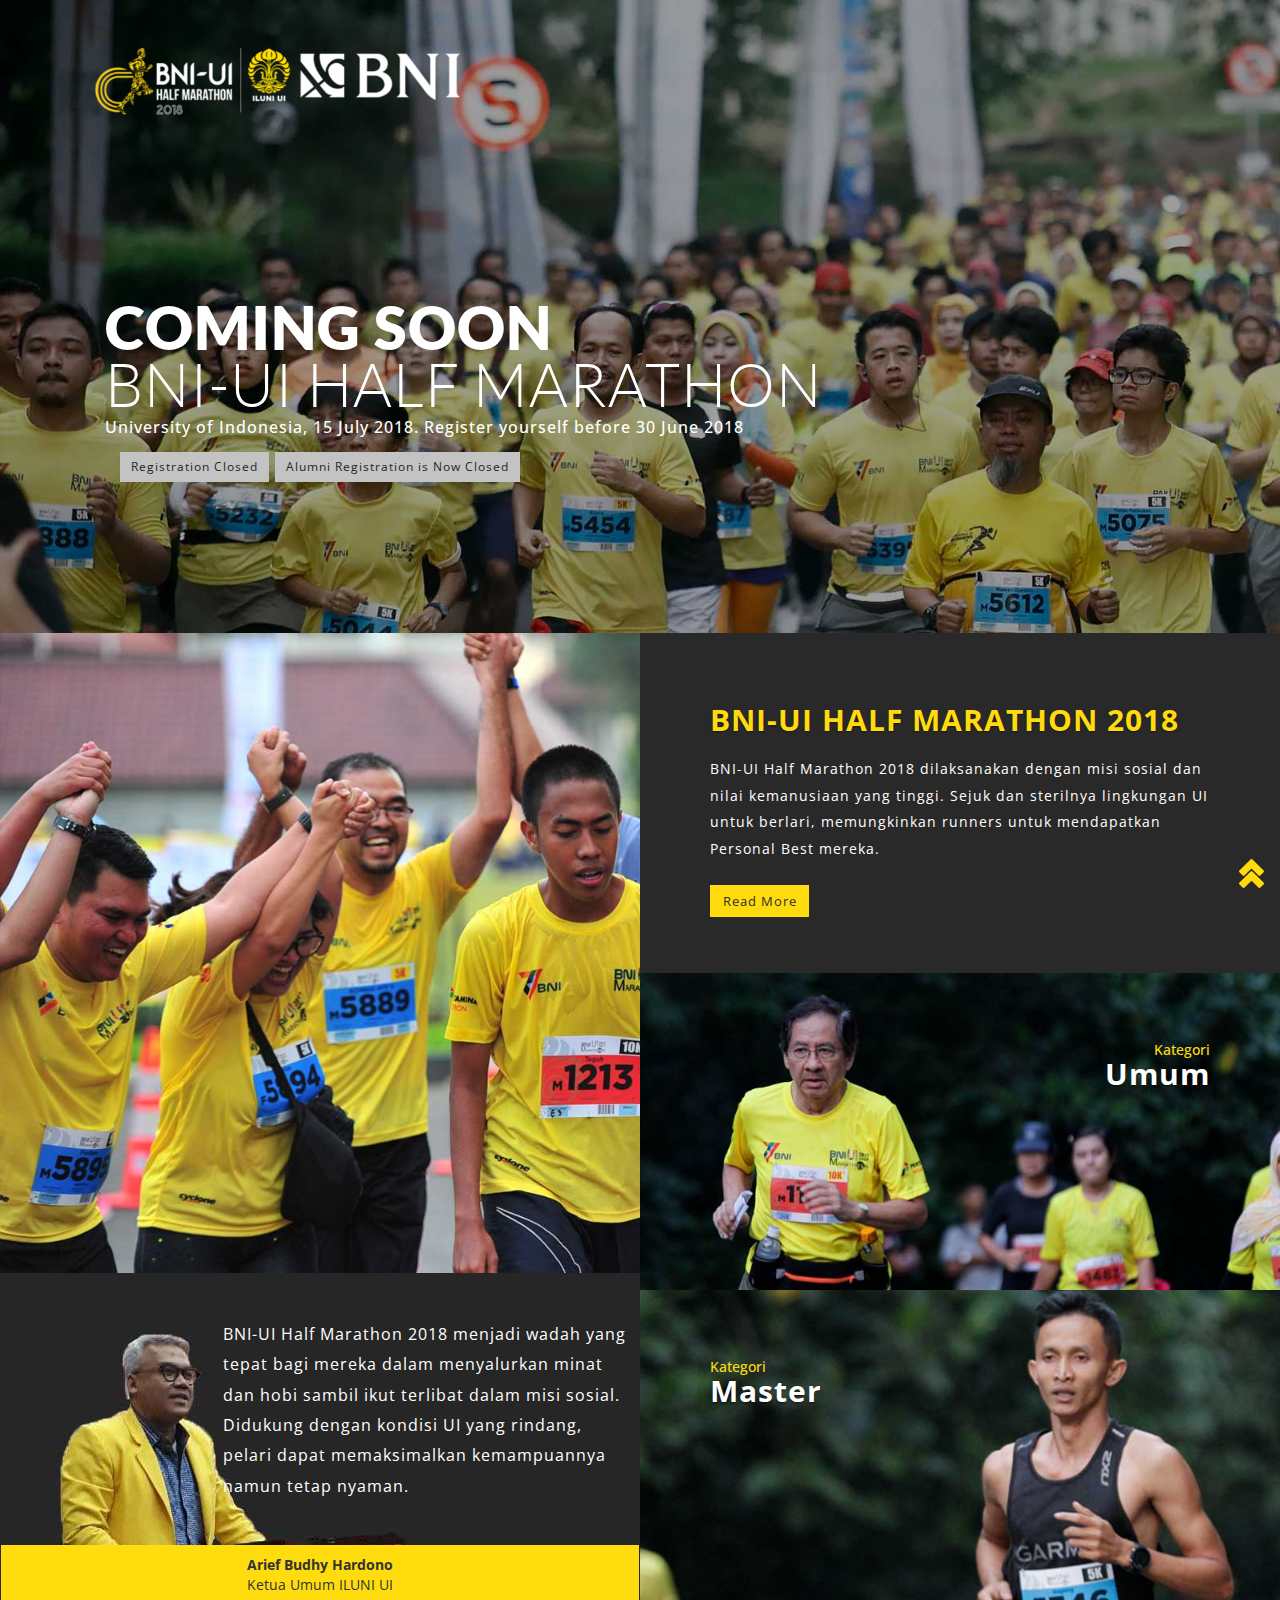
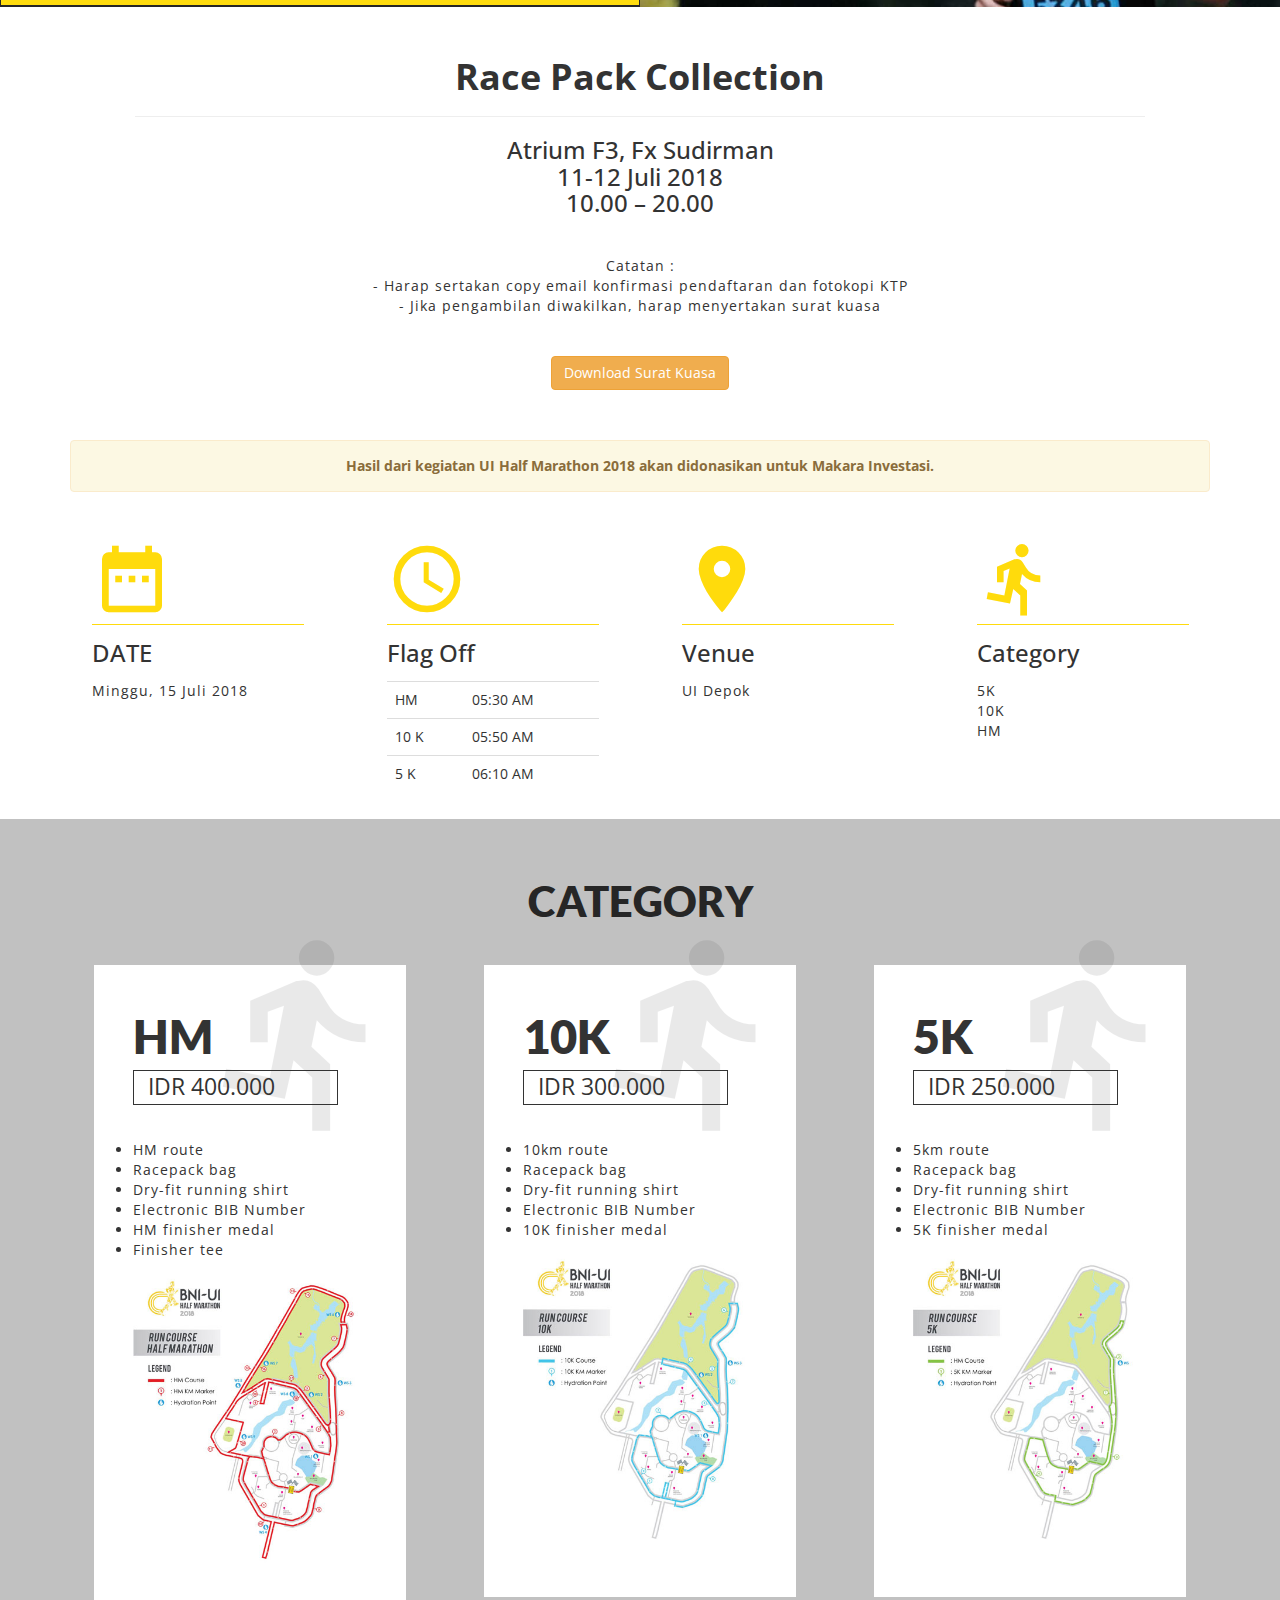
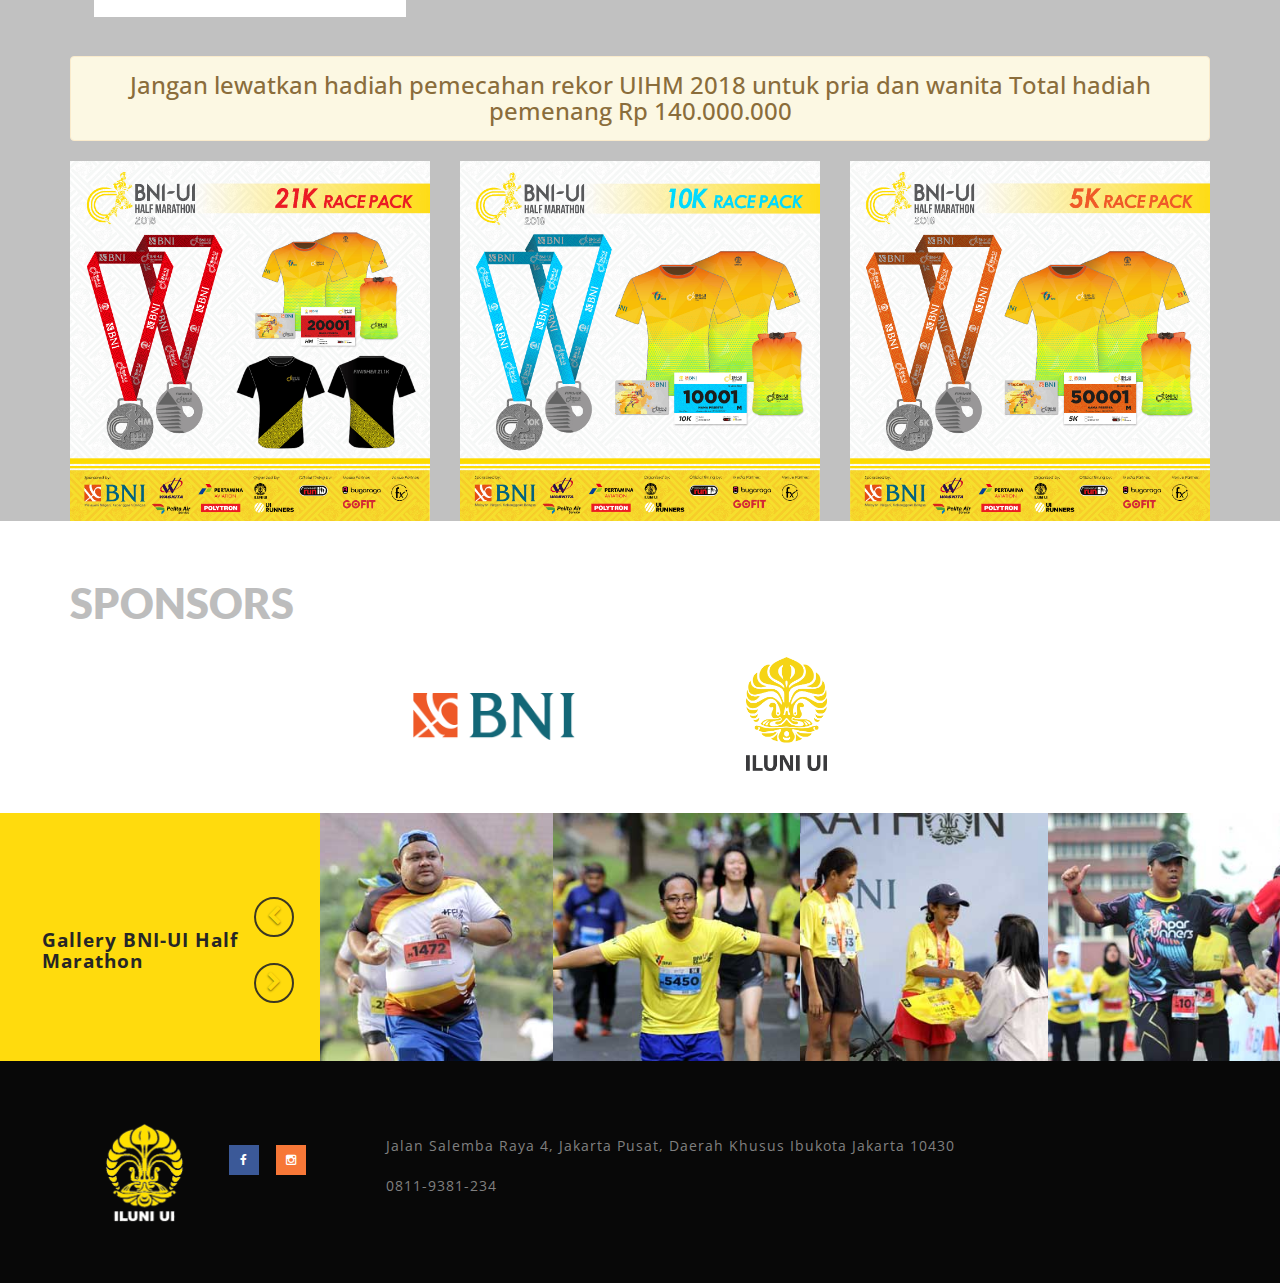
<file: index.html>
<!DOCTYPE html>
<html lang="id">

<head>
	<!-- Global site tag (gtag.js) - Google Analytics -->
<script async src="https://www.googletagmanager.com/gtag/js?id=UA-116345507-1"></script>
<script>
  window.dataLayer = window.dataLayer || [];
  function gtag(){dataLayer.push(arguments);}
  gtag('js', new Date());

  gtag('config', 'UA-116345507-1');
</script>

	<title>BNI UI Half Marathon 2018</title>
	<!-- custom-theme -->
	<meta name="viewport" content="width=device-width, initial-scale=1">
	<meta http-equiv="Content-Type" content="text/html; charset=utf-8" />
	<meta name="keywords" content="Alumni Universitas Indonesia akan mengadakan event lari yang mengandung misi sosial untuk penggalangan dana abadi pendidikan di Universitas Indonesia melalui BNI-UI Half MARATHON 2018. Untuk itu kami mengajak keterlibatan anda dalam sebuah event lomba lari yang akan memberikan nilai-nilai kemanusiaan yang tinggi." />
	<meta property="og:url"                content="http://iluni.ui.ac.id/uihm2018/" />
	<meta property="og:type"               content="article" />
	<meta property="og:title"              content="BNI-UI Half Marathon 2018" />
	<meta property="og:description"        content="Alumni Universitas Indonesia akan mengadakan event lari yang mengandung misi sosial untuk penggalangan dana abadi pendidikan di Universitas Indonesia melalui BNI-UI Half MARATHON 2018. Untuk itu kami mengajak keterlibatan anda dalam sebuah event lomba lari yang akan memberikan nilai-nilai kemanusiaan yang tinggi." />
	<meta property="og:image"              content="http://iluni.ui.ac.id/uihm2018/images/uhim.jpg" />
	<meta name="Title" content="BNI BNI-UI Half Marathon 2018">
	<meta name="Keywords" content="half marathon, Runner, Alumni UI, BNI-UI HM, UIHM">
	<meta name="Description" content=" BNI-UI HM 2018 Coming Soon BNI-UI Half MARATHON Universitas Indonesia, 15 Juli 2018 | Start registration 25 maret 18 BNI-UI Half MARATHON 2018 BNI-UI Half Marathon 2018 ...">
	<meta name="Subject" content="BNI-UI Half Marathon 2018">
	<meta name="Language" content="Indonesia">
	<meta name="Robots" content="INDEX,FOLLOW">




	<script type="application/x-javascript">
		addEventListener("load", function () {
			setTimeout(hideURLbar, 0);
		}, false);

		function hideURLbar() {
			window.scrollTo(0, 1);
		}
	</script>
	<!-- //custom-theme -->
	<link href="css/bootstrap.css" rel="stylesheet" type="text/css" media="all" />
	<!-- <link rel="stylesheet" href="css/shop.css" type="text/css" media="screen" property="" /> -->
	<link href="css/style7.css" rel="stylesheet" type="text/css" media="all" />
	<link href="css/style.css" rel="stylesheet" type="text/css" media="all" />
	<!-- font-awesome-icons -->
	<link href="css/font-awesome.css" rel="stylesheet">
	<!-- //font-awesome-icons -->
	<link href="//fonts.googleapis.com/css?family=Montserrat:100i,200,200i,300,300i,400,400i,500,500i,600,600i,700,700i,800"
	    rel="stylesheet">
	<link href="//fonts.googleapis.com/css?family=Open+Sans:300,300i,400,400i,600,600i,700,700i,800" rel="stylesheet">
</head>

<body>
	<!-- banner -->
	<div class="banner_top" id="home">
		<div class="wrapper_top_w3layouts">

			<div class="header_agileits">
				<div class="logo">
					<h1><a class="" href="index.html">
						<img class="img img-responsive" src="images/logo-white.png" alt="" style="width:65%">
					</a></h1>
				</div>
				<div class="overlay overlay-contentpush">
					<button type="button" class="overlay-close"><i class="fa fa-times" aria-hidden="true"></i></button>

					<nav>
						<ul>
							<li><a href="index.html" class="active">Home</a></li>
							<li><a href="about.html">About</a></li>
							<!-- <li><a href="404.html">Team</a></li>
							<li><a href="shop.html">Shop Now</a></li>
							<li><a href="contact.html">Contact</a></li> -->
						</ul>
					</nav>
				</div>
				<!-- <div class="mobile-nav-button">
					<button id="trigger-overlay" type="button"><i class="fa fa-bars" aria-hidden="true"></i></button>
				</div> -->
				<!-- cart details -->
				<div class="top_nav_right">

				</div>
				<!-- //cart details -->
				<!-- search -->
				<div class="search_w3ls_agileinfo">
					<div class="cd-main-header">
						<!-- <ul class="cd-header-buttons">
							<li><a class="cd-search-trigger" href="#cd-search"> <span></span></a></li>
						</ul> -->
					</div>
					<div id="cd-search" class="cd-search">
						<form action="#" method="post">
							<input name="Search" type="search" placeholder="Click enter after typing...">
						</form>
					</div>
				</div>
				<!-- //search -->

				<div class="clearfix"></div>
			</div>
			<!-- /slider -->
			<div class="slider">
				<div class="callbacks_container">
					<ul class="rslides callbacks callbacks1" id="slider4">

						<li>
							<div class="banner-top2">
								<div class="banner-info-wthree">
									<!-- <h3>Coming Soon</h3> -->
									<!-- <p>The Best Half Marathon Inside Campus in Indonesia</p> -->
									<div class="caption" id="caption">
        							<div class="row">

          						<h1 class="mean_cap" id="demo">Coming Soon</h1>
											<!-- <p id="demo"></p> -->
          						<h2 class="sub_cap">BNI-UI HALF MARATHON</h2>
											<h4 id="tempat-banner">University of Indonesia, 15 July 2018. Register yourself before 30 June 2018 </h4>
          						<!-- <a href="#" class="btn_details"><span>More Details</span> <img src="img/btn_arrow.png" alt="" class="arrow"></a> -->
											<!-- <a href="https://registrasi.run.id/event/1207iluni_uihalfmarathon2108" class="btn btn-lg" target="_blank" style="margin-top:15px; margin-top: 15px; background: #f4d218; border-radius: 0; color: #262626;">Register Now</a> -->
										</div>
										<div class="button-registrasi-area">
                      <a href="#" id="publicreg" class="btn btn-sm btn-lg

                      registrasi-student">Registration Closed</a>
											<a href="#" id="alumnistudentreg" class="btn btn-sm  registrasi-student"  style="">Alumni Registration is Now Closed</a>
										</div>

      						</div>

								</div>

							</div>
						</li>
						<!-- <li>
							<div class="banner-top3">
								<div class="banner-info-wthree">
									<h3>Heels</h3>
									<p>For All Walks of Life.</p>

								</div>

							</div>
						</li>
						<li>
							<div class="banner-top">
								<div class="banner-info-wthree">
									<h3>Sneakers</h3>
									<p>See how good they feel.</p>

								</div>

							</div>
						</li> -->
						<!-- <li>
							<div class="banner-top1">
								<div class="banner-info-wthree">
									<h3>Adidas</h3>
									<p>For All Walks of Life.</p>

								</div>

							</div>
						</li> -->
					</ul>
				</div>
				<div class="clearfix"> </div>
			</div>
			<!-- //slider -->
			<!-- <ul class="top_icons">
				<li><a href="#"><span class="fa fa-facebook" aria-hidden="true"></span></a></li>
				<li><a href="#"><span class="fa fa-twitter" aria-hidden="true"></span></a></li>
				<li><a href="#"><span class="fa fa-linkedin" aria-hidden="true"></span></a></li>
				<li><a href="#"><span class="fa fa-google-plus" aria-hidden="true"></span></a></li>

			</ul> -->
		</div>
	</div>
	<!-- //banner -->
	<!-- /girds_bottom-->
	<div class="grids_bottom">
		<div class="style-grids">
			<div class="col-md-6 style-grid style-grid-1">
				<img src="images/b1.jpg" alt="shoe">
			</div>
		</div>
		<div class="col-md-6 style-grid style-grid-2">
			<div class="style-image-1_info">
				<div class="style-grid-2-text_info">
					<h3>BNI-UI HALF MARATHON 2018</h3>
					<p>BNI-UI Half Marathon 2018 dilaksanakan dengan misi sosial dan nilai kemanusiaan yang tinggi. Sejuk dan sterilnya lingkungan UI untuk berlari, memungkinkan runners untuk mendapatkan Personal Best mereka.</p>
					<div class="shop-button">
						<a href="about.html">Read More</a>
					</div>
				</div>
			</div>
			<div class="style-image-2" id="alumni-atas">
				<img src="images/b2.jpg" alt="shoe">
				<div class="style-grid-2-text">
					<h5 style="color:#ffdb0d;text-align: right;">Kategori</h5>
					<h3 style="text-align: right;">Umum</h3>
				</div>
			</div>
		</div>
		<div class="clearfix" style="background:#262626"></div>
	</div>
	<!-- </div> -->
	<!-- //grids_bottom-->
	<!-- /girds_bottom2-->
	<div class="grids_sec_2" style="background: #262626">
		<div class="style-grids_main">
			<div class="col-md-6 grids_sec_2_left">
				<div class="grid_sec_info" id="bg-quote">
					<div class="style-grid-2-text_info">
						<div class="bg-quotenya">

						</div>
						<p id="quote-ketua-iluni">
							BNI-UI Half Marathon 2018 menjadi wadah yang tepat bagi mereka dalam
							menyalurkan minat dan hobi sambil ikut terlibat dalam misi sosial.
							Didukung dengan kondisi UI yang rindang, pelari dapat memaksimalkan
							kemampuannya namun tetap nyaman.</p>

							<div class="" id="keterangan-orang">
								<span style=""><b>Arief Budhy Hardono</b><br></span>
								<span style="">Ketua Umum ILUNI UI</span>
							</div>


						<!-- <h3>Tempat dan Tanggal</h3>
						<h4 style="color:wheat"><span class="glyphicon glyphicon-map-marker"></span> Kampus Universitas Indonesia, Depok</h4>
						<p><span class="glyphicon glyphicon-calendar"></span> 15 Juli 2018 <br><span class="glyphicon glyphicon-time"></span> 05.00 – 11.00 </p> -->
						<!-- <div class="shop-button">
							<a href="shop.html">Shop Now</a>
						</div> -->
					</div>
				</div>
				<!-- <div class="style-image-2" id="harga">
					<img src="images/b4.jpg" alt="shoe">
					<div class="style-grid-2-text" style="background: #262626;opacity: 0.8;">
						<h3 style="font-size:30pt">Registrasi <p>Online</p></h3>


						<ul style="color: white; font-size: 19pt;list-style: none;">
							<li>5 K 	– Rp 250,000</li>
							<li>10 K	- Rp 300,000</li>
							<li>21 K	- Rp 400,000</li>
						</ul>
					</div>
				</div> -->
			</div>
			<div class="col-md-6 grids_sec_2_left">
				<div class="style-image-2" id="alumni-bawah" >
					<img src="images/b2.jpg" alt="shoe">
					<div class="style-grid-2-text">
						<h5 style="color:#ffdb0d;text-align: right;">Kategori</h5>
						<h3 style="text-align: right;">Umum</h3>
					</div>
				</div>
				<div class="style-image-2">
					<img src="images/b3.jpg" alt="shoe">
					<div class="style-grid-2-text">
						<h5 style="color:#ffdb0d">Kategori</h5>
						<h3>Master</h3>
					</div>
				</div>
				<!-- <div class="grid_sec_info last" style="padding: 40px;">
					<div class="style-grid-2-text_info">
						<h3 style="color: #262626">Pemenang</h3>
						<p style="color: #262626;font-size: 13pt;line-height: 20pt;">
							<b>Individu	:</b> <br>
							Juara I, II, III <br>
		  				Finish dengan waktu terbaik
							<br>
							<b>Alumni :</b><br>
							Rata-rata waktu terbaik
		  				Kostum terunik
						</p>
					</div>
				</div> -->
			</div>
			<div class="clearfix"></div>
		</div>
	</div>

  <div class="container">
    <div class="row justify-content-center" style="margin:50px">
      <div class="col-md-12 text-center">
        <h1><b>Race Pack Collection</b></h1>
        <hr>
        <h3>Atrium F3, Fx Sudirman
          <br>11-12 Juli 2018
          <br>10.00 – 20.00
        </h3>
        <br><br>
        <p>Catatan : <br>
          -	Harap sertakan copy email konfirmasi pendaftaran dan fotokopi KTP <br>
          -	Jika pengambilan diwakilkan, harap menyertakan surat kuasa
        </p> <br><br>
        <a href="http://bit.ly/RPCUIHM2018" target="_blank" class="btn btn-warning">Download Surat Kuasa</a>
      </div>
    </div>

    <div class="row">
      <div class="col-md-12 text-center">
        <div class="alert alert-warning" role="alert">
          <b>Hasil dari kegiatan UI Half Marathon 2018 akan didonasikan untuk Makara Investasi.</b>
        </div>
      </div>
    </div>
  </div>


	<div class="row" style="margin-right: 50px;
    margin-left: 50px;">
		<div class="col-md-3 col-sm-6 col-xs-12">
			<div class="warper-venue" style="margin:10%">
				<div class="icon-logistik">
					<i class="material-icons" style="font-size:60pt">date_range</i>
				</div>
				<div class="judul-logistik">
					<h3>DATE</h3>
				</div>
				<div class="keterangan-logistik">
					<p>Minggu, 15 Juli 2018</p>
				</div>
			</div>
		</div>

		<div class="col-md-3 col-sm-6 col-xs-12">
			<div class="warper-venue" style="margin:10%">
				<div class="icon-logistik">
					<i class="material-icons" style="font-size:60pt">schedule</i>
				</div>
				<div class="judul-logistik">
					<h3>Flag Off</h3>
				</div>
				<div class="keterangan-logistik">
					<table class="table">
						<tbody>
							<tr>
								<td>HM</td>
								<td>05:30 AM</td>
							</tr>
							<tr>
								<td>10 K</td>
								<td>05:50 AM</td>
							</tr>
							<tr>
								<td>5 K</td>
								<td>06:10 AM</td>
							</tr>
						</tbody>
					</table>
				</div>
			</div>
		</div>

		<div class="col-md-3 col-sm-6 col-xs-12">
			<div class="warper-venue" style="margin:10%">
				<div class="icon-logistik">
					<i class="material-icons" style="font-size:60pt">place</i>
				</div>
				<div class="judul-logistik">
					<h3>Venue</h3>
				</div>
				<div class="keterangan-logistik">
					<p>UI Depok</p>
				</div>

			</div>
		</div>

		<div class="col-md-3 col-sm-6 col-xs-12">
			<div class="warper-venue" style="margin:10%">
				<div class="icon-logistik">
					<i class="material-icons" style="font-size:60pt">directions_run</i>
				</div>
				<div class="judul-logistik">
					<h3>Category</h3>
				</div>
				<div class="keterangan-logistik">
					<p>5K <br>10K <br> HM</p>
				</div>
			</div>
		</div>

	</div>

		<div class="row" style="background: #c1c1c1;" >
			<div class="container">
				<div class="row">
					<div class="col-xs-12">
						<div class="Judul">
							<span class="head-title-judul">
								Category
							</span>
						</div>
					</div>
				</div>

				<div class="row">

					<div class="col-sm-4" style="padding:0px">
							<div class="box-registrasi-warper">
								<div class="kategori-lari">
									HM
								</div>
								<div class="box-harga">
									IDR 400.000
								</div>
								<div class="icon-pendaftaran">
									<i class="material-icons" style="font-size:160pt">directions_run</i>
								</div>
								<div class="pack">
									<ul>
										<li>HM route</li>
										<li>Racepack bag</li>
										<li>Dry-fit running shirt</li>
										<li>Electronic BIB Number</li>
										<li>HM finisher medal</li>
										<li>Finisher tee</li>
									</ul>
								</div>
								<div class="">
									<a href="images/21k.jpg" target="_blank">
										<img class="img img-responsive" src="images/21k-small.jpg" alt="">
									</a>
								</div>

								<div class="button-area">
									<!-- <a href="https://registrasi.run.id/event/1207iluni_uihalfmarathon2108" class="btn btn-lg" target="_blank" style="margin-top:15px; margin-top: 15px; background: #f4d218; border-radius: 0; color: #262626;">Register Now</a> -->
								</div>
							</div>
					</div>

					<div class="col-sm-4" style="padding:0px">
							<div class="box-registrasi-warper">
								<div class="kategori-lari">
									10K
								</div>
								<div class="box-harga">
									IDR 300.000
								</div>
								<div class="icon-pendaftaran">
									<i class="material-icons" style="font-size:160pt">directions_run</i>
								</div>
								<div class="pack">
									<ul>
										<li>10km route</li>
										<li>Racepack bag</li>
										<li>Dry-fit running shirt</li>
										<li>Electronic BIB Number</li>
										<li>10K finisher medal</li>
									</ul>
								</div>
								<div class="">
									<a href="images/10k.jpg" target="_blank">
										<img class="img img-responsive" src="images/10k-small.jpg" alt="">
									</a>
								</div>

								<div class="button-area">
									<!-- <a href="https://registrasi.run.id/event/1207iluni_uihalfmarathon2108" class="btn btn-lg" target="_blank" style="margin-top:15px; margin-top: 15px; background: #f4d218; border-radius: 0; color: #262626;">Register Now</a> -->
								</div>
							</div>
					</div>

					<div class="col-sm-4" style="padding:0px">
							<div class="box-registrasi-warper">
								<div class="kategori-lari">
									5K
								</div>
								<div class="box-harga">
									IDR 250.000
								</div>
								<div class="icon-pendaftaran">
									<i class="material-icons" style="font-size:160pt">directions_run</i>
								</div>
								<div class="pack">
									<ul>
										<li>5km route</li>
										<li>Racepack bag</li>
										<li>Dry-fit running shirt</li>
										<li>Electronic BIB Number</li>
										<li>5K finisher medal</li>
									</ul>
								</div>

								<div class="">
									<a href="images/5k.jpg" target="_blank">
										<img class="img img-responsive" src="images/5k-small.jpg" alt="">
									</a>
								</div>
								<div class="button-area">
									<!-- <a href="https://registrasi.run.id/event/1207iluni_uihalfmarathon2108" class="btn btn-lg" target="_blank" style="margin-top:15px; margin-top: 15px; background: #f4d218; border-radius: 0; color: #262626;">Register Now</a> -->
								</div>
							</div>
					</div>

					<!-- <div class="row" style="margin-bottom:80px" id="registration">
						<div class="container text-center">
							<div class="col-md-6">
								<p>Public Regisration ?</p>
								<a href="#" id="" class="btn btn-lg registrasi-umum" target="_blank" style="margin-top:15px; margin-top: 15px; background: #f4d218; border-radius: 0; color: #262626;">Register</a>
							</div>



							<div class="col-md-6">
								<p>Are you Universitas Indonesia alumni or student?</p>
								<a href="#" class="btn btn-lg registrasi-umum" target="_blank" style="margin-top:15px; margin-top: 15px; background: #f4d218; border-radius: 0; color: #262626;">Click Here</a>
							</div>
						</div>
					</div> -->
				</div>
        <div class="row">
          <div class="col-md-12 text-center">
            <div class="alert alert-warning" role="alert">
              <h3>Jangan lewatkan hadiah pemecahan rekor UIHM 2018 untuk pria dan wanita
                Total hadiah pemenang Rp 140.000.000
              </h3>
            </div>
          </div>
        </div>

        <div class="row">
          <div class="col-sm-4">
              <img class="img img-responsive" src="images/racepack/21K-Racepack-uihm.jpg" alt="">
          </div>
          <div class="col-sm-4">
              <img class="img img-responsive" src="images/racepack/10K-Racepack-uihm.jpg" alt="">
          </div>
          <div class="col-sm-4">
              <img class="img img-responsive" src="images/racepack/5K-Racepack-uihm.jpg" alt="">
          </div>
        </div>



			</div>
		</div>
    <div class="container">

    </div>


    <!-- Sponsor -->
    <div class="row" >
			<div class="container">

        <div class="row">
					<div class="col-xs-12">
						<div class="Judul2">
							<span class="head-title-judul" style="color:#bdbdbd">
								Sponsors
							</span>
						</div>
					</div>
				</div>

				<div class="row">
          <div class="col-sm-3">

          </div>
          <div class="col-sm-3">
            <div class="sponsor_image_warper">
              <div class="sponsor" style="margin-top: 36px;">
                  <img class="img img-responsive" src="images/BNI-Logo.png" alt="">
              </div>
            </div>
          </div>
          <div class="col-sm-3">
            <div class="sponsor_image_warper">
              <div class="sponsor">
                <img class="img img-responsive" src="images/logo-iluni-ui.png" style="    width: 50%;
    margin: auto;" alt="">
              </div>
            </div>
          </div>
          <div class="col-sm-3">

          </div>


				</div>




			</div>
		</div>



		<!-- <div class="row">
			<div class="container" style="margin-top:87px;">
				<div class="col-md-6">
					<img class="img img-responsive" src="images/race-finisher-tee-21k.jpg" alt="">
				</div>
				<div class="col-md-6">
					<img class="img img-responsive" src="images/race-finisher-tee.jpg" alt="">
				</div>
			</div>
		</div> -->

		<div class="row">

		</div>






	<!-- //grids_bottom2-->
	<!-- /Properties -->
	<div class="mid_slider_w3lsagile">
		<div class="col-md-3 mid_slider_text">
			<h5 style="color: #262626">Gallery BNI-UI Half Marathon</h5>
		</div>
		<div class="col-md-9 mid_slider_info">
			<div id="myCarousel" class="carousel slide" data-ride="carousel">
				<!-- Indicators -->
				<ol class="carousel-indicators">
					<li data-target="#myCarousel" data-slide-to="0" class="active"></li>
					<li data-target="#myCarousel" data-slide-to="1" class=""></li>
					<li data-target="#myCarousel" data-slide-to="2" class=""></li>
					<li data-target="#myCarousel" data-slide-to="3" class=""></li>
				</ol>
				<div class="carousel-inner" role="listbox">
					<div class="item active">
						<div class="row">
							<div class="col-md-3 col-sm-3 col-xs-3 slidering">
								<div class="thumbnail"><img src="images/g1.jpg" alt="Image" style="max-width:100%;"></div>
							</div>
							<div class="col-md-3 col-sm-3 col-xs-3 slidering">
								<div class="thumbnail"><img src="images/g2.jpg" alt="Image" style="max-width:100%;"></div>
							</div>
							<div class="col-md-3 col-sm-3 col-xs-3 slidering">
								<div class="thumbnail"><img src="images/g4.jpg" alt="Image" style="max-width:100%;"></div>
							</div>
							<div class="col-md-3 col-sm-3 col-xs-3 slidering">
								<div class="thumbnail"><img src="images/g5.jpg" alt="Image" style="max-width:100%;"></div>
							</div>
						</div>
					</div>
					<div class="item">
						<div class="row">
							<div class="col-md-3 col-sm-3 col-xs-3 slidering">
								<div class="thumbnail"><img src="images/g6.jpg" alt="Image" style="max-width:100%;"></div>
							</div>
							<div class="col-md-3 col-sm-3 col-xs-3 slidering">
								<div class="thumbnail"><img src="images/g7.jpg" alt="Image" style="max-width:100%;"></div>
							</div>
							<div class="col-md-3 col-sm-3 col-xs-3 slidering">
								<div class="thumbnail"><img src="images/g8.jpg" alt="Image" style="max-width:100%;"></div>
							</div>
							<div class="col-md-3 col-sm-3 col-xs-3 slidering">
								<div class="thumbnail"><img src="images/g9.jpg" alt="Image" style="max-width:100%;"></div>
							</div>
						</div>
					</div>


				</div>
				<a class="left carousel-control" href="#myCarousel" role="button" data-slide="prev">
			<span class="fa fa-chevron-left" aria-hidden="true"></span>
			<span class="sr-only">Previous</span>
		</a>
				<a class="right carousel-control" href="#myCarousel" role="button" data-slide="next">
			<span class="fa fa-chevron-right" aria-hidden="true"></span>
			<span class="sr-only">Next</span>
		</a>
				<!-- The Modal -->

			</div>
		</div>

		<div class="clearfix"> </div>
	</div>
	<!--//banner -->

	<!-- /newsletter-->
	<!-- <div class="newsletter_w3layouts_agile">
		<div class="col-sm-6 newsleft">
			<h3>Sign up for Newsletter !</h3>
		</div>
		<div class="col-sm-6 newsright">
			<form action="#" method="post">
				<input type="email" placeholder="Enter your email..." name="email" required="">
				<input type="submit" value="Submit">
			</form>
		</div>

		<div class="clearfix"></div>
	</div> -->
	<!-- //newsletter-->
	<!-- footer -->
	<div class="footer_agileinfo_w3">
		<div class="footer_inner_info_w3ls_agileits">
			<div class="col-md-3 footer-left">
				<div class="col-md-6" id="area-logo-bawah">
					<div class="" id="logo-bawah">
						<a href="index.html">
							<img class="img img-responsive" src="images/logo-iluni.png" alt="">
						</a>
					</div>
				</div>
				<div class="col-md-6">
					<ul class="social-nav model-3d-0 footer-social social two">
						<li>
							<a href="https://www.facebook.com/ui.halfmarathon/" target="_blank" class="facebook">
								<div class="front"><i class="fa fa-facebook" aria-hidden="true"></i></div>
								<div class="back"><i class="fa fa-facebook" aria-hidden="true"></i></div>
							</a>
						</li>
						<li>
							<a href="http://instagram.com/ui.halfmarathon" target="_blank" class="instagram">
								<div class="front"><i class="fa fa-instagram" aria-hidden="true"></i></div>
								<div class="back"><i class="fa fa-instagram" aria-hidden="true"></i></div>
							</a>
						</li>
					</ul>
				</div>

			</div>
			<div class="col-md-9 footer-right">
				<div class="sign-grds">

					<p style="padding:19px; color:grey">
						Jalan Salemba Raya 4, Jakarta Pusat, Daerah Khusus Ibukota Jakarta 10430
						<br><br>
						0811-9381-234
					</p>

					<!-- <div class="col-md-4 sign-gd">
						<h4>Web <span>Menu</span> </h4>
						<ul>
							<li><a href="index.html">Home</a></li>
							<li><a href="about.html">About</a></li>
						</ul>
					</div> -->

					<!-- Footer Lama -->
					<!-- <div class="col-md-5 sign-gd-two">
						<h4>Contact <span>Information</span></h4>
						<div class="address">
							<div class="address-grid">
								<div class="address-left">
									<i class="fa fa-phone" aria-hidden="true"></i>
								</div>
								<div class="address-right">
									<p>0811-9381-234</p>
								</div>
								<div class="clearfix"> </div>
							</div>
							<div class="address-grid">
								<div class="address-left">
									<i class="fa fa-envelope" aria-hidden="true"></i>
								</div>
								<div class="address-right">
									<h6>Email Address</h6>
									<p>Email :<a href="mailto:example@email.com"> mail@example.com</a></p>
								</div>
								<div class="clearfix"> </div>
							</div>
							<div class="address-grid">
								<div class="address-left">
									<i class="fa fa-map-marker" aria-hidden="true"></i>
								</div>
								<div class="address-right">
									<h6>Location</h6>
									<p>Broome St, NY 10002,California, USA.

									</p>
								</div>
								<div class="clearfix"> </div>
							</div>
						</div>
					</div> -->


					<!-- <div class="col-md-3 sign-gd flickr-post">
						<h4>Flickr <span>Posts</span></h4>
						<ul>
							<li><a href="single.html"><img src="images/t1.jpg" alt=" " class="img-responsive" /></a></li>
							<li><a href="single.html"><img src="images/t2.jpg" alt=" " class="img-responsive" /></a></li>
							<li><a href="single.html"><img src="images/t3.jpg" alt=" " class="img-responsive" /></a></li>
							<li><a href="single.html"><img src="images/t4.jpg" alt=" " class="img-responsive" /></a></li>
							<li><a href="single.html"><img src="images/t1.jpg" alt=" " class="img-responsive" /></a></li>
							<li><a href="single.html"><img src="images/t2.jpg" alt=" " class="img-responsive" /></a></li>
							<li><a href="single.html"><img src="images/t3.jpg" alt=" " class="img-responsive" /></a></li>
							<li><a href="single.html"><img src="images/t2.jpg" alt=" " class="img-responsive" /></a></li>
							<li><a href="single.html"><img src="images/t4.jpg" alt=" " class="img-responsive" /></a></li>
						</ul>
					</div> -->
					<div class="clearfix"></div>
				</div>
			</div>
			<div class="clearfix"></div>

			<!-- <p class="copy-right-w3ls-agileits"> 2018 Downy Shoes. All rights reserved | Design by <a href="http://w3layouts.com/">W3layouts</a></p> -->
		</div>
	</div>

	<!-- <style media="screen">
        .sticky-daftar{
          display: block;
          position: fixed;
          z-index: 99999;
          right: 0;
          bottom: 0;
					color: #262626;
          left: 0;
          background:#ffdb0d;
          text-align: center;
          margin: 0;
          -moz-border-radius: 0 !important;
          border-radius: 0 !important;
        }
        </style>

        <div class="">
          <div class="">
            <a href="#registration" class="btn btn-warning btn-lg sticky-daftar">Register</a>
          </div>
        </div> -->
	<!-- </div> -->
	<!-- //footer -->
    <a href="#home" id="toTop" class="scroll" style="display: block;"> <span id="toTopHover" style="opacity: 1;"> </span></a>
	<!-- js -->
	<script type="text/javascript" src="js/jquery-2.1.4.min.js"></script>
	<!-- //js -->
	<!-- /nav -->
	<script src="js/modernizr-2.6.2.min.js"></script>
	<script src="js/classie.js"></script>
	<script src="js/demo1.js"></script>
	<!-- //nav -->
	<!-- cart-js -->
	<!-- <script src="js/minicart.js"></script> -->
	<!-- <script>
		shoe.render();

		shoe.cart.on('shoe_checkout', function (evt) {
			var items, len, i;

			if (this.subtotal() > 0) {
				items = this.items();

				for (i = 0, len = items.length; i < len; i++) {}
			}
		});
	</script> -->
	<!-- //cart-js -->
	<!--search-bar-->
	<script src="js/search.js"></script>
	<!--//search-bar-->
	<script src="js/responsiveslides.min.js"></script>
	<script>
		$(function () {
			$("#slider4").responsiveSlides({
				auto: true,
				pager: true,
				nav: true,
				speed: 1000,
				namespace: "callbacks",
				before: function () {
					$('.events').append("<li>before event fired.</li>");
				},
				after: function () {
					$('.events').append("<li>after event fired.</li>");
				}
			});
		});
	</script>
	<!-- js for portfolio lightbox -->
	<!-- start-smoth-scrolling -->
	<script type="text/javascript" src="js/move-top.js"></script>
	<script type="text/javascript" src="js/easing.js"></script>
	<script type="text/javascript">
		jQuery(document).ready(function ($) {
			$(".scroll").click(function (event) {
				event.preventDefault();
				$('html,body').animate({
					scrollTop: $(this.hash).offset().top
				}, 1000);
			});
		});
	</script>
	<!-- //end-smoth-scrolling -->

	<script type="text/javascript" src="js/bootstrap-3.1.1.min.js"></script>

	<!-- Countdown Script -->
	<script>
		// Set the date we're counting down to
		var countDownDate2 = new Date("Mar 25, 2018 06:00:00").getTime();

		// Update the count down every 1 second
		var x2 = setInterval(function() {

  		// Get todays date and time
  		var now2 = new Date().getTime();

  		// Find the distance between now an the count down date
  		var distance2 = countDownDate2 - now2;

  		// Time calculations for days, hours, minutes and seconds
  		var days2 = Math.floor(distance2 / (1000 * 60 * 60 * 24));
  		var hours2 = Math.floor((distance2 % (1000 * 60 * 60 * 24)) / (1000 * 60 * 60));
  		var minutes2 = Math.floor((distance2 % (1000 * 60 * 60)) / (1000 * 60));
  		var seconds2 = Math.floor((distance2 % (1000 * 60)) / 1000);

  		// // Display the result in the element with id="demo"
  		// document.getElementById("demo").innerHTML = days + "d " + hours + "h "
  		// + minutes + "m " + seconds + "s ";

  		// If the count down is finished, write some text
  		if (distance2 < 0) {

				// $('#alumnistudentreg').attr('href','https://goo.gl/forms/y1NnOAnUKdmJrxpt1');
        $('#alumnistudentreg').attr('href','#');

				// $('#publicreg').attr('href',' https://registrasi.run.id/event/iluni1207_PX765_uihalfmarathon2108');
        $('#publicreg').attr('href','#');


  		}else {
				$('.registrasi-umum').on('click', function() {
					event.preventDefault();
					/* Act on the event */
					$(this).html('Open on '+ hours2 + "h " + minutes2 + "m left");
					$(this).css('background-color', 'black');
					$(this).css('color', 'white');

				});
  		}


		}, 1000);
		</script>

		<!-- <script type="text/javascript">
			$(document).ready(function() {
				$('.registrasi-umum').on('click', function() {
					event.preventDefault();
					/* Act on the event */
					$(this).text('Open on 25 March 2018');
					$(this).css('background-color', 'black');
					$(this).css('color', 'white');

				});
			});
		</script> -->

		<script type="text/javascript">
		// Set the date we're counting down to
		var countDownDate = new Date("Jul 15, 2018 05:30:00").getTime();

		// Update the count down every 1 second
		var x = setInterval(function() {

			// Get todays date and time
			var now = new Date().getTime();

			// Find the distance between now an the count down date
			var distance = countDownDate - now;

			// Time calculations for days, hours, minutes and seconds
			var days = Math.floor(distance / (1000 * 60 * 60 * 24));
			var hours = Math.floor((distance % (1000 * 60 * 60 * 24)) / (1000 * 60 * 60));
			var minutes = Math.floor((distance % (1000 * 60 * 60)) / (1000 * 60));
			var seconds = Math.floor((distance % (1000 * 60)) / 1000);

			// Display the result in the element with id="demo"
			document.getElementById("demo").innerHTML = days + "d " + hours + "h "
			+ minutes + "m " + seconds + "s ";

			// If the count down is finished, write some text
			if (distance < 0) {
				clearInterval(x);
				document.getElementById("demo").innerHTML = "RUN YOUR BEST !";


			}
		}, 1000);
		</script>

</body>

</html>
</file>
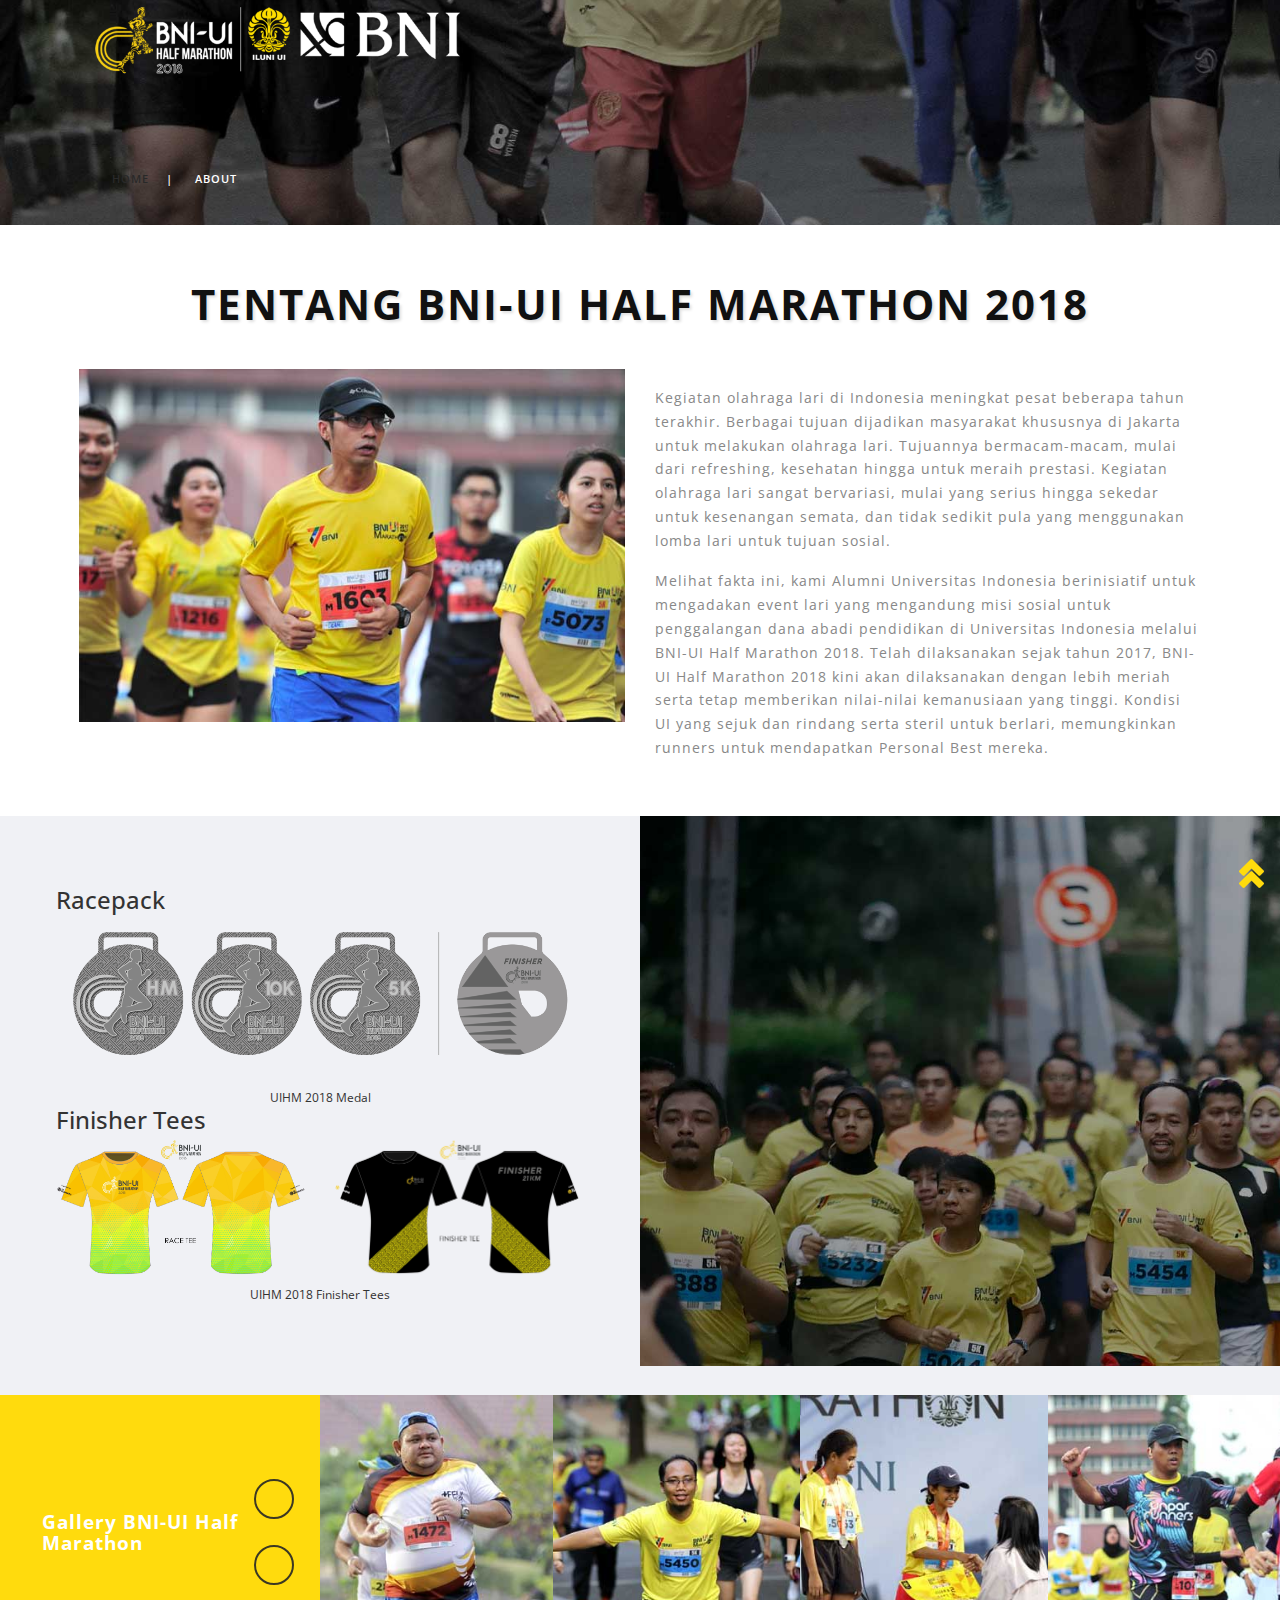
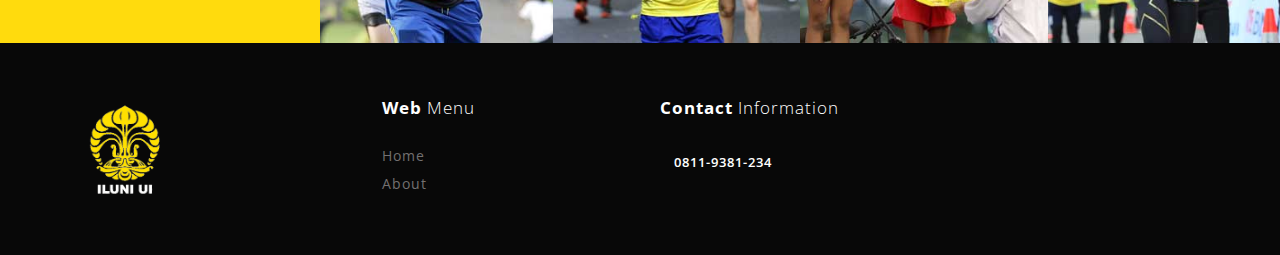
<file: about.html>
<!--
author: W3layouts
author URL: http://w3layouts.com
License: Creative Commons Attribution 3.0 Unported
License URL: http://creativecommons.org/licenses/by/3.0/
-->
<!DOCTYPE html>
<html lang="id">

<head>
	<title>Tentang BNI-UIHM 2018</title>
	<meta name="viewport" content="width=device-width, initial-scale=1">
	<meta http-equiv="Content-Type" content="text/html; charset=utf-8" />
	<meta name="keywords" content="Alumni Universitas Indonesia akan mengadakan event lari yang mengandung misi sosial untuk penggalangan dana abadi pendidikan di Universitas Indonesia melalui BNI-UI HALF MARATHON 2018. Untuk itu kami mengajak keterlibatan anda dalam sebuah event lomba lari yang akan memberikan nilai-nilai kemanusiaan yang tinggi." />
	<meta name="viewport" content="width=device-width, initial-scale=1">
	<meta http-equiv="Content-Type" content="text/html; charset=utf-8" />
	<meta name="keywords" content="Alumni Universitas Indonesia akan mengadakan event lari yang mengandung misi sosial untuk penggalangan dana abadi pendidikan di Universitas Indonesia melalui BNI-UI Half MARATHON 2018. Untuk itu kami mengajak keterlibatan anda dalam sebuah event lomba lari yang akan memberikan nilai-nilai kemanusiaan yang tinggi." />
	<meta property="og:url"                content="http://iluni.ui.ac.id/uihm2018/" />
	<meta property="og:type"               content="article" />
	<meta property="og:title"              content="BNI-UI Half Marathon 2018" />
	<meta property="og:description"        content="Alumni Universitas Indonesia akan mengadakan event lari yang mengandung misi sosial untuk penggalangan dana abadi pendidikan di Universitas Indonesia melalui BNI-UI Half MARATHON 2018. Untuk itu kami mengajak keterlibatan anda dalam sebuah event lomba lari yang akan memberikan nilai-nilai kemanusiaan yang tinggi." />
	<meta property="og:image"              content="/images/BNI-UI HM.jpg" />
	<meta name="Title" content="BNI BNI-UI Half Marathon 2018">
	<meta name="Keywords" content="half marathon, Runner, Alumni UI, BNI-UI HM">
	<meta name="Description" content=" BNI-UI HM 2018 Coming Soon BNI-UI Half MARATHON Universitas Indonesia, 15 Juli 2018 | Start registration 25 maret 18 BNI-UI Half MARATHON 2018 BNI-UI Half Marathon 2018 ...">
	<meta name="Subject" content="BNI-UI Half Marathon 2018">
	<meta name="Language" content="Indonesia">
	<meta name="Robots" content="INDEX,FOLLOW">


	<script type="application/x-javascript">
		addEventListener("load", function () {
			setTimeout(hideURLbar, 0);
		}, false);

		function hideURLbar() {
			window.scrollTo(0, 1);
		}
	</script>
	<!-- //custom-theme -->
	<link href="css/bootstrap.css" rel="stylesheet" type="text/css" media="all" />
	<link rel="stylesheet" href="css/about.css" type="text/css" media="screen" property="" />
	<!-- <link rel="stylesheet" href="css/shop.css" type="text/css" media="screen" property="" /> -->
	<link href="css/style7.css" rel="stylesheet" type="text/css" media="all" />
	<link href="css/style.css" rel="stylesheet" type="text/css" media="all" />
	<!-- font-awesome-icons -->
	<!-- <link href="css/font-awesome.css" rel="stylesheet"> -->
	<!-- //font-awesome-icons -->
	<link href="//fonts.googleapis.com/css?family=Montserrat:100i,200,200i,300,300i,400,400i,500,500i,600,600i,700,700i,800"
	    rel="stylesheet">
	<link href="//fonts.googleapis.com/css?family=Open+Sans:300,300i,400,400i,600,600i,700,700i,800" rel="stylesheet">
</head>

<body>
	<!-- banner -->
<div class="banner_top innerpage" id="home">
		<div class="wrapper_top_w3layouts">
			<div class="header_agileits">
				<div class="logo">
					<h1><a class="" href="index.html">
						<img class="img img-responsive" src="images/logo-white.png" alt="" style="width:65%">
					</a></h1>
				</div>
				<div class="overlay overlay-contentpush">
					<button type="button" class="overlay-close"><i class="fa fa-times" aria-hidden="true"></i></button>

					<nav>
						<ul>
							<li><a href="index.html" class="active">Home</a></li>
							<li><a href="about.html">About</a></li>
							<li><a href="404.html">Team</a></li>
							<li><a href="shop.html">Shop Now</a></li>
							<li><a href="contact.html">Contact</a></li>
						</ul>
					</nav>
				</div>
				<!-- <div class="mobile-nav-button">
					<button id="trigger-overlay" type="button"><i class="fa fa-bars" aria-hidden="true"></i></button>
				</div> -->
				<!-- cart details -->
				<!-- <div class="top_nav_right">
					<div class="shoecart shoecart2 cart cart box_1">
						<form action="#" method="post" class="last">
							<input type="hidden" name="cmd" value="_cart">
							<input type="hidden" name="display" value="1">
							<button class="top_shoe_cart" type="submit" name="submit" value=""><i class="fa fa-cart-arrow-down" aria-hidden="true"></i></button>
						</form>
					</div>
				</div> -->
			</div>
		</div>
		<!-- //cart details -->
		<!-- search -->
		<div class="search_w3ls_agileinfo">
			<!-- <div class="cd-main-header">
				<ul class="cd-header-buttons">
					<li><a class="cd-search-trigger" href="#cd-search"> <span></span></a></li>
				</ul>
			</div> -->
			<div id="cd-search" class="cd-search">
				<form action="#" method="post">
					<input name="Search" type="search" placeholder="Click enter after typing...">
				</form>
			</div>
		</div>
		<!-- //search -->
		<div class="clearfix"></div>
		<!-- /banner_inner -->
		<div class="services-breadcrumb_w3ls_agileinfo">
			<div class="inner_breadcrumb_agileits_w3">

				<ul class="short">
					<li><a href="index.html">Home</a><i>|</i></li>
					<li>About</li>
				</ul>
			</div>
		</div>
		<!-- //banner_inner -->
	</div>

	<!-- //banner -->
	<!-- top Products -->
	<div class="ads-grid_shop">
		<div class="shop_inner_inf">
			<h3 class="head">Tentang BNI-UI Half Marathon 2018</h3>
			<!-- <p class="head_para">Add Some Description</p> -->
			<div class="inner_section_w3ls">
				<div class="col-md-6 news-left">
					<img src="images/ab.jpg" alt=" " class="img-responsive">
				</div>
				<div class="col-md-6 news-right">
					<!-- <h4>Latar Belakang</h4> -->
					<p class="sub_p">Kegiatan olahraga lari di Indonesia meningkat pesat
						beberapa tahun terakhir. Berbagai tujuan dijadikan masyarakat
						khususnya di Jakarta untuk melakukan olahraga lari. Tujuannya
						bermacam-macam, mulai dari refreshing, kesehatan hingga untuk
						meraih prestasi. Kegiatan olahraga lari sangat bervariasi, mulai
						yang serius hingga sekedar untuk kesenangan semata, dan tidak
						sedikit pula yang menggunakan lomba lari untuk tujuan sosial.
					</p>
					<p>Melihat fakta ini, kami Alumni Universitas Indonesia berinisiatif
						untuk mengadakan event lari yang mengandung misi sosial untuk
						penggalangan dana abadi pendidikan di Universitas Indonesia
						melalui BNI-UI Half Marathon 2018. Telah dilaksanakan sejak tahun 2017,
						BNI-UI Half Marathon 2018 kini akan dilaksanakan dengan lebih meriah
						serta tetap memberikan nilai-nilai kemanusiaan yang tinggi.
						Kondisi UI yang sejuk dan rindang serta steril untuk berlari,
						memungkinkan runners untuk mendapatkan Personal Best mereka.
					</p>
				</div>
				<div class="clearfix"> </div>
			</div>
		</div>

	</div>
	<div class="mid_services">
		<div class="col-md-6 according_inner_grids">
			<!-- <h3 class="heading two">Informasi UI Half Marathon 2018</h3> -->
			<div class="according_info">
				<div class="panel-group about_panel" id="accordion" role="tablist" aria-multiselectable="true">
					<div class="row">
						<div class="col-md-12">
						  <h3>Racepack</h3>
						</div>
					</div>

					<div class="row text-center">
						<div class="col-md-12">
							<a href="images/uihm-2018-medal.jpg" target="_blank" style="display:block">
								<img class="img img-responsive" src="images/uihm-2018-medal.png" alt="">
							</a>
							<small>UIHM 2018 Medal</small>
						</div>
					</div>

					<div class="row">
						<div class="col-md-12">
						  <h3>Finisher Tees</h3>
						</div>
					</div>

					<div class="row text-center">
						<div class="col-xs-6">
							<a href="images/race-finisher-tee-yellow-uihm2018.jpg" target="_blank">
								<img class="img img-responsive" src="images/race-finisher-tee-yellow-uihm2018.png" alt="">
							</a>
						</div>
						<div class="col-xs-6">
							<a href="images/race-finisher-tee-uihm2018.jpg" target="_blank">
								<img class="img img-responsive" src="images/race-finisher-tee-uihm2018.png" alt="">
							</a>
						</div>
						<small>UIHM 2018 Finisher Tees</small>
					</div>
					<!-- <div class="panel panel-default">
						<div class="panel-heading" role="tab" id="headingOne">
							<h4 class="panel-title asd">
								<a class="pa_italic" role="button" data-toggle="collapse" data-parent="#accordion" href="#collapseOne" aria-expanded="true"
								    aria-controls="collapseOne">
							  <span class="glyphicon glyphicon-plus" aria-hidden="true"></span><i class="glyphicon glyphicon-minus" aria-hidden="true"></i>Race Programme
							</a>
							</h4>
						</div>
						<div id="collapseOne" class="panel-collapse collapse in" role="tabpanel" aria-labelledby="headingOne">
							<div class="panel-body panel_text">
								<table >
									<tbody>
										<tr>
											<td>05:00 – 05:10</td>
											<td>: Refreshment Pre Race</td>
										</tr>
										<tr>
											<td>05:10 – 05:25</td>
											<td>: Prepare to Start</td>
										</tr>
										<tr>
											<td>05:30 – 05:40</td>
											<td>: START For 21K</td>
										</tr>
										<tr>
											<td>05:40 – 05:50</td>
											<td>: START For 10K</td>
										</tr>
										<tr>
											<td>05:50 – 06.00	</td>
											<td>: START For 5K</td>
										</tr>
										<tr>
											<td>08:30	</td>
											<td>: Cut Off Time</td>
										</tr>
										<tr>
											<td>08:30 – 08:40</td>
											<td>: Speech by Ketua Umum ILUNI UI</td>
										</tr>
										<tr>
											<td>08:40 – 09:30</td>
											<td>: Live Music & Winner Announcement</td>
										</tr>
										<tr>
											<td>09:30	</td>
											<td>: Speech by Rektor UI</td>
										</tr>
										<tr>
											<td>09:45	</td>
											<td>: Closing</td>
										</tr>
									</tbody>
								</table>
							</div>
						</div>
					</div> -->
					<!-- <div class="panel panel-default">
						<div class="panel-heading" role="tab" id="headingTwo">
							<h4 class="panel-title asd">
								<a class="pa_italic collapsed" role="button" data-toggle="collapse" data-parent="#accordion" href="#collapseTwo" aria-expanded="false"
								    aria-controls="collapseTwo">
							  <span class="glyphicon glyphicon-plus" aria-hidden="true"></span><i class="glyphicon glyphicon-minus" aria-hidden="true"></i>Commite
							</a>
							</h4>
						</div>
						<div id="collapseTwo" class="panel-collapse collapse" role="tabpanel" aria-labelledby="headingTwo">
							<div class="panel-body panel_text">
								<table class="table">
									<tbody>
										<tr>
											<td>
												<b>Pelindung</b>
											</td>
											<td>
												<ul>
													<li>
														Rektor UI, Prof. Dr. Ir. M. Anis M.Me
													</li>
													<li>
														Ketua Umum Ikatan Alumni UI, Ir. Arief Budhy Hardono
													</li>
												</ul>
											</td>
										</tr>
										<tr>
											<td>
												<b>Penasehat</b>
											</td>
											<td>
												Direktur Pengembangan Karir dan Hub. Alumni UI, Drs. Erwin Nurdin, M.Si
											</td>
										</tr>
										<tr>
											<td>
												<b>Pengarah</b>
											</td>
											<td>
												<ul>
													<li>dr. Taufik Jamaan</li>
													<li>Didit Ratam</li>
													<li>Ferkin Susanto, SS</li>
													<li>Ir. Budi Yuwono Rachman</li>
												</ul>
											</td>
										</tr>
										<tr>
											<td>Panitia Pelaksana</td>
											<td>
												<ul>
													<li>Ketua : Irfan “Adel” Ferdiansyah</li>
													<li>Wakil Ketua Bidang Race : dr. Kiki Novito</li>
													<li>Wakil Ketua Bidang Sponsor & Bisnis : Dewi Sukasah</li>
													<li>Wakil Ketua Bidang Sarana & Perlengkapan : Alya Rohali, Falah</li>
													<li>Wakil Ketua Bidang Media dan Publikasi : Ivan Ahda, Ayu Rizeki</li>
													<li>Sekretaris : Nongki Wisaksono</li>
													<li>Bendahara : Ester D. Ruru</li>
												</ul>
											</td>
										</tr>

									</tbody>
								</table>
							</div>
						</div>
					</div> -->


				</div>
			</div>

		</div>
		<div class="col-md-6 mid_services_img">
			<!-- <div class="bar-grids">
				<h3 class="heading two three">Our Skills</h3>
				<div class="skill_info">
					<h6>Development<span> 95% </span></h6>
					<div class="progress">
						<div class="progress-bar progress-bar-striped active" style="width: 95%">
						</div>
					</div>
					<h6>Pricing<span> 85% </span></h6>
					<div class="progress">
						<div class="progress-bar progress-bar-striped active" style="width: 85%">
						</div>
					</div>
					<h6>Production <span>90% </span></h6>
					<div class="progress">
						<div class="progress-bar progress-bar-striped active" style="width: 90%">
						</div>
					</div>
					<h6>Advertising <span>86% </span></h6>
					<div class="progress prgs-last">
						<div class="progress-bar progress-bar-striped active" style="width: 86%">
						</div>
					</div>
				</div>
			</div> -->

		</div>
		<div class="clearfix"> </div>
	</div>
	<!-- /Properties -->
	<div class="mid_slider_w3lsagile">
		<div class="col-md-3 mid_slider_text">
			<h5>Gallery BNI-UI Half Marathon</h5>
		</div>
		<div class="col-md-9 mid_slider_info">
			<div id="myCarousel" class="carousel slide" data-ride="carousel">
				<!-- Indicators -->
				<ol class="carousel-indicators">
					<li data-target="#myCarousel" data-slide-to="0" class="active"></li>
					<li data-target="#myCarousel" data-slide-to="1" class=""></li>
					<li data-target="#myCarousel" data-slide-to="2" class=""></li>
					<li data-target="#myCarousel" data-slide-to="3" class=""></li>
				</ol>
				<div class="carousel-inner" role="listbox">
					<div class="item active">
						<div class="row">
							<div class="col-md-3 col-sm-3 col-xs-3 slidering">
								<div class="thumbnail"><img src="images/g1.jpg" alt="Image" style="max-width:100%;"></div>
							</div>
							<div class="col-md-3 col-sm-3 col-xs-3 slidering">
								<div class="thumbnail"><img src="images/g2.jpg" alt="Image" style="max-width:100%;"></div>
							</div>
							<div class="col-md-3 col-sm-3 col-xs-3 slidering">
								<div class="thumbnail"><img src="images/g4.jpg" alt="Image" style="max-width:100%;"></div>
							</div>
							<div class="col-md-3 col-sm-3 col-xs-3 slidering">
								<div class="thumbnail"><img src="images/g5.jpg" alt="Image" style="max-width:100%;"></div>
							</div>
						</div>
					</div>
					<div class="item">
						<div class="row">
							<div class="col-md-3 col-sm-3 col-xs-3 slidering">
								<div class="thumbnail"><img src="images/g6.jpg" alt="Image" style="max-width:100%;"></div>
							</div>
							<div class="col-md-3 col-sm-3 col-xs-3 slidering">
								<div class="thumbnail"><img src="images/g7.jpg" alt="Image" style="max-width:100%;"></div>
							</div>
							<div class="col-md-3 col-sm-3 col-xs-3 slidering">
								<div class="thumbnail"><img src="images/g8.jpg" alt="Image" style="max-width:100%;"></div>
							</div>
							<div class="col-md-3 col-sm-3 col-xs-3 slidering">
								<div class="thumbnail"><img src="images/g9.jpg" alt="Image" style="max-width:100%;"></div>
							</div>
						</div>
					</div>


				</div>
				<a class="left carousel-control" href="#myCarousel" role="button" data-slide="prev">
			<span class="fa fa-chevron-left" aria-hidden="true"></span>
			<span class="sr-only">Previous</span>
		</a>
				<a class="right carousel-control" href="#myCarousel" role="button" data-slide="next">
			<span class="fa fa-chevron-right" aria-hidden="true"></span>
			<span class="sr-only">Next</span>
		</a>
				<!-- The Modal -->

			</div>
		</div>

		<div class="clearfix"> </div>
	</div>
	<!--//banner -->

	<!-- /newsletter-->
	<!-- <div class="newsletter_w3layouts_agile">
		<div class="col-sm-6 newsleft">
			<h3>Sign up for Newsletter !</h3>
		</div>
		<div class="col-sm-6 newsright">
			<form action="#" method="post">
				<input type="email" placeholder="Enter your email..." name="email" required="">
				<input type="submit" value="Submit">
			</form>
		</div>

		<div class="clearfix"></div>
	</div> -->
	<!-- //newsletter-->

	<!-- footer -->
	<div class="footer_agileinfo_w3">
		<div class="footer_inner_info_w3ls_agileits">
			<div class="col-md-3 footer-left">
				<!-- <p style="margin-left: 22px;">Diprakarsai Oleh :</p> -->
				<h2><a href="index.html">
					<img class="img img-responsive" src="images/logo-iluni.png" alt="" style="width:35%">
				</a></h2>
				<!-- <ul class="social-nav model-3d-0 footer-social social two">
					<li>
						<a href="#" class="facebook">
							<div class="front"><i class="fa fa-facebook" aria-hidden="true"></i></div>
							<div class="back"><i class="fa fa-facebook" aria-hidden="true"></i></div>
						</a>
					</li>
					<li>
						<a href="#" class="twitter">
							<div class="front"><i class="fa fa-twitter" aria-hidden="true"></i></div>
							<div class="back"><i class="fa fa-twitter" aria-hidden="true"></i></div>
						</a>
					</li>
					<li>
						<a href="#" class="instagram">
							<div class="front"><i class="fa fa-instagram" aria-hidden="true"></i></div>
							<div class="back"><i class="fa fa-instagram" aria-hidden="true"></i></div>
						</a>
					</li>
					<li>
						<a href="#" class="pinterest">
							<div class="front"><i class="fa fa-linkedin" aria-hidden="true"></i></div>
							<div class="back"><i class="fa fa-linkedin" aria-hidden="true"></i></div>
						</a>
					</li>
				</ul> -->
			</div>
			<div class="col-md-9 footer-right">
				<div class="sign-grds">
					<div class="col-md-4 sign-gd">
						<h4>Web <span>Menu</span> </h4>
						<ul>
							<li><a href="index.html">Home</a></li>
							<li><a href="about.html">About</a></li>
							<!-- <li><a href="404.html">Services</a></li>
							<li><a href="404.html">Short Codes</a></li>
							<li><a href="contact.html">Contact</a></li> -->
						</ul>
					</div>

					<div class="col-md-5 sign-gd-two">
						<h4>Contact <span>Information</span></h4>
						<div class="address">
							<div class="address-grid">
								<div class="address-left">
									<i class="fa fa-phone" aria-hidden="true"></i>
								</div>
								<div class="address-right">
									<h6>0811-9381-234</h6>
									<!-- <p>0811-9381-234</p> -->
								</div>
								<div class="clearfix"> </div>
							</div>
							<!-- <div class="address-grid">
								<div class="address-left">
									<i class="fa fa-envelope" aria-hidden="true"></i>
								</div>
								<div class="address-right">
									<h6>Email Address</h6>
									<p>Email :<a href="mailto:example@email.com"> mail@example.com</a></p>
								</div>
								<div class="clearfix"> </div>
							</div> -->
							<!-- <div class="address-grid">
								<div class="address-left">
									<i class="fa fa-map-marker" aria-hidden="true"></i>
								</div>
								<div class="address-right">
									<h6>Location</h6>
									<p>Broome St, NY 10002,California, USA.

									</p>
								</div>
								<div class="clearfix"> </div>
							</div> -->
						</div>
					</div>
					<!-- <div class="col-md-3 sign-gd flickr-post">
						<h4>Flickr <span>Posts</span></h4>
						<ul>
							<li><a href="single.html"><img src="images/t1.jpg" alt=" " class="img-responsive" /></a></li>
							<li><a href="single.html"><img src="images/t2.jpg" alt=" " class="img-responsive" /></a></li>
							<li><a href="single.html"><img src="images/t3.jpg" alt=" " class="img-responsive" /></a></li>
							<li><a href="single.html"><img src="images/t4.jpg" alt=" " class="img-responsive" /></a></li>
							<li><a href="single.html"><img src="images/t1.jpg" alt=" " class="img-responsive" /></a></li>
							<li><a href="single.html"><img src="images/t2.jpg" alt=" " class="img-responsive" /></a></li>
							<li><a href="single.html"><img src="images/t3.jpg" alt=" " class="img-responsive" /></a></li>
							<li><a href="single.html"><img src="images/t2.jpg" alt=" " class="img-responsive" /></a></li>
							<li><a href="single.html"><img src="images/t4.jpg" alt=" " class="img-responsive" /></a></li>
						</ul>
					</div> -->
					<div class="clearfix"></div>
				</div>
			</div>
			<div class="clearfix"></div>

			<!-- <p class="copy-right-w3ls-agileits"> 2018 Downy Shoes. All rights reserved | Design by <a href="http://w3layouts.com/">W3layouts</a></p> -->
		</div>
	</div>


	<div class="modal fade" id="medal-photo" tabindex="-1" role="dialog" aria-labelledby="" aria-hidden="true">
	  <div class="modal-dialog">
	    <div class="modal-content">
	      <div class="modal-header">
	        <button type="button" class="close" data-dismiss="modal" aria-hidden="true">&times;</button>
	        <h4 class="modal-title" id=""></h4>
	      </div>
	      <div class="modal-body">
	        <img class="img img-responsive" src="images/uihm-2018-medal.png" alt="">
	      </div>
	      <div class="modal-footer">
	        <button type="button" class="btn btn-default" data-dismiss="modal">Close</button>
	        <button type="button" class="btn btn-primary"></button>
	      </div>
	    </div>
	  </div>
	</div>



	<!-- </div> -->
	<!-- //footer -->
<a href="#home" id="toTop" class="scroll" style="display: block;"> <span id="toTopHover" style="opacity: 1;"> </span></a>
	<!-- js -->
	<script type="text/javascript" src="js/jquery-2.1.4.min.js"></script>
	<!-- //js -->
	<!-- cart-js -->
	<!-- <script src="js/minicart.js"></script> -->
	<script>
		shoe.render();

		shoe.cart.on('shoe_checkout', function (evt) {
			var items, len, i;

			if (this.subtotal() > 0) {
				items = this.items();

				for (i = 0, len = items.length; i < len; i++) {}
			}
		});
	</script>
	<!-- //cart-js -->
	<!-- /nav -->
	<script src="js/modernizr-2.6.2.min.js"></script>
	<script src="js/classie.js"></script>
	<script src="js/demo1.js"></script>
	<!-- //nav -->
	<!-- cart-js -->
	<!-- <script src="js/minicart.js"></script> -->
	<script>
		shoe.render();

		shoe.cart.on('shoe_checkout', function (evt) {
			var items, len, i;

			if (this.subtotal() > 0) {
				items = this.items();

				for (i = 0, len = items.length; i < len; i++) {}
			}
		});
	</script>
	<!-- //cart-js -->
	<!-- script for responsive tabs -->
	<script src="js/easy-responsive-tabs.js"></script>
	<script>
		$(document).ready(function () {
			$('#horizontalTab').easyResponsiveTabs({
				type: 'default', //Types: default, vertical, accordion
				width: 'auto', //auto or any width like 600px
				fit: true, // 100% fit in a container
				closed: 'accordion', // Start closed if in accordion view
				activate: function (event) { // Callback function if tab is switched
					var $tab = $(this);
					var $info = $('#tabInfo');
					var $name = $('span', $info);
					$name.text($tab.text());
					$info.show();
				}
			});
			$('#verticalTab').easyResponsiveTabs({
				type: 'vertical',
				width: 'auto',
				fit: true
			});
		});
	</script>
	<!--search-bar-->
	<script src="js/search.js"></script>
	<!--//search-bar-->
	<!-- start-smoth-scrolling -->
	<script type="text/javascript" src="js/move-top.js"></script>
	<script type="text/javascript" src="js/easing.js"></script>
	<script type="text/javascript">
		jQuery(document).ready(function ($) {
			$(".scroll").click(function (event) {
				event.preventDefault();
				$('html,body').animate({
					scrollTop: $(this.hash).offset().top
				}, 1000);
			});
		});
	</script>
	<!-- //end-smoth-scrolling -->
	<script type="text/javascript" src="js/bootstrap-3.1.1.min.js"></script>


</body>

</html>
</file>
<file: css/style7.css>
/* Overlay style */

.overlay {
	position: fixed;
	width: 50%;
	height: 100%;
	top: 0;
	right: 0;
	z-index: 99999;
}


/* Overlay closing cross */

.overlay .overlay-close {
    width: 40px;
    height: 40px;
    position: absolute;
    right: 20px;
    top: 20px;
    overflow: hidden;
    background: none;
    color: #100f0f;
    border: 1px solid #dcddde;
}

button#trigger-overlay {
    outline: none;
    border: none;
    background: none;
    text-align: center;
    color: #fbfdfb;
    font-size: 1.65em;
    padding: 0 8px;
}


/* Menu style */

.overlay nav {
	text-align: center;
	position: relative;
	top: 20%;
	height: 0%;
	-webkit-transform: translateY(-50%);
	transform: translateY(-50%);
}

.overlay ul {
	list-style: none;
	padding: 0;
	margin: 0 auto;
	display: inline-block;
	height: 100%;
	position: relative;
}

.overlay ul li {
	display: block;
	-webkit-backface-visibility: hidden;
	backface-visibility: hidden;
	line-height: 2.5em;
}

.overlay ul li a {
    font-size: 1em;
    font-weight: 600;
    display: block;
    color: #333;
    -webkit-transition: color 0.2s;
    transition: color 0.2s;
    letter-spacing: 1px;
    padding: 0.5em 0;
}

.overlay ul li a:hover,
.overlay ul li a:focus {
    color: #fb383b;
}


/* Effects */

html,
body {
	overflow-x: hidden;
}

.container.overlay-open {
	/* Effects *
	-webkit-transform: translateX(50%);
	transform: translateX(50%);
	/* Effects */
}

.container::after {
	content: '';
	opacity: 0;
	visibility: hidden;
	position: absolute;
	top: 0;
	left: 0;
	width: 100%;
	height: 100%;
	background:#fff;
	-webkit-transition: opacity 0.5s, visibility 0s 0.5s;
	transition: opacity 0.5s, visibility 0s 0.5s;
}

.container.overlay-open::after {
	visibility: visible;
	opacity: 1;
	-webkit-transition: opacity 0.5s;
	transition: opacity 0.5s;
}

.overlay-contentpush {
	background:#fff;
	visibility: hidden;
	-webkit-backface-visibility: hidden;
	backface-visibility: hidden;
	-webkit-transform: translateX(100%);
	transform: translateX(100%);
	-webkit-transition: -webkit-transform 0.5s, visibility 0s 0.5s;
	transition: transform 0.5s, visibility 0s 0.5s;
}

.overlay-contentpush.open {
	visibility: visible;
	-webkit-transform: translateX(0%);
	transform: translateX(0%);
	-webkit-transition: -webkit-transform 0.5s;
	transition: transform 0.5s;
}

@media screen and (max-height: 30.5em) {
	.overlay nav {
		height: 70%;
		font-size: 34px;
	}
	.overlay ul li {
		min-height: 34px;
	}
}

@media (max-width:600px) {
	.overlay ul li a {
		font-size: 15px;
	}
	.overlay ul li {
		line-height: 2em;
	}
}
</file>
<file: css/style.css>
/*--
Author: W3layouts
Author URL: http://w3layouts.com
License: Creative Commons Attribution 3.0 Unported
License URL: http://creativecommons.org/licenses/by/3.0/
--*/

/*		Fonts		*/

@font-face {
    font-family: 'lato-black';
    src: url('../fonts/lato-black.eot');
    src: url('../fonts/lato-black.eot?#iefix') format('embedded-opentype'),
         url('../fonts/lato-black.woff') format('woff'),
         url('../fonts/lato-black.ttf') format('truetype'),
         url('../fonts/lato-black.svg#LatoBlack') format('svg');
    font-weight: normal;
    font-style: normal;

}

@font-face {
    font-family: 'lato-light';
    src: url('../fonts/lato-light.eot');
    src: url('../fonts/lato-light.eot?#iefix') format('embedded-opentype'),
         url('../fonts/lato-light.woff') format('woff'),
         url('../fonts/lato-light.ttf') format('truetype'),
         url('../fonts/lato-light.svg#LatoLight') format('svg');
    font-weight: normal;
    font-style: normal;

}

@font-face {
    font-family: 'lato-bold';
    src: url('../fonts/lato-bold.eot');
    src: url('../fonts/lato-bold.eot?#iefix') format('embedded-opentype'),
         url('../fonts/lato-bold.woff') format('woff'),
         url('../fonts/lato-bold.ttf') format('truetype'),
         url('../fonts/lato-bold.svg#LatoBold') format('svg');
    font-weight: normal;
    font-style: normal;

}

@font-face {
    font-family: 'lato-hairline';
    src: url('../fonts/lato-hairline.eot');
    src: url('../fonts/lato-hairline.eot?#iefix') format('embedded-opentype'),
         url('../fonts/lato-hairline.woff') format('woff'),
         url('../fonts/lato-hairline.ttf') format('truetype'),
         url('../fonts/lato-hairline.svg#LatoHairline') format('svg');
    font-weight: normal;
    font-style: normal;

}

@font-face {
    font-family: 'raleway-bold';
    src: url('../fonts/raleway-bold.eot');
    src: url('../fonts/raleway-bold.eot?#iefix') format('embedded-opentype'),
         url('../fonts/raleway-bold.woff') format('woff'),
         url('../fonts/raleway-bold.ttf') format('truetype'),
         url('../fonts/raleway-bold.svg#RalewayBold') format('svg');
    font-weight: normal;
    font-style: normal;

}

@font-face {
    font-family: 'raleway-light';
    src: url('../fonts/raleway-light.eot');
    src: url('../fonts/raleway-light.eot?#iefix') format('embedded-opentype'),
         url('../fonts/raleway-light.woff') format('woff'),
         url('../fonts/raleway-light.ttf') format('truetype'),
         url('../fonts/raleway-light.svg#RalewayLight') format('svg');
    font-weight: normal;
    font-style: normal;

}

@font-face {
    font-family: 'raleway-regular';
    src: url('../fonts/raleway-regular.eot');
    src: url('../fonts/raleway-regular.eot?#iefix') format('embedded-opentype'),
         url('../fonts/raleway-regular.woff') format('woff'),
         url('../fonts/raleway-regular.ttf') format('truetype'),
         url('../fonts/raleway-regular.svg#RalewayRegular') format('svg');
    font-weight: normal;
    font-style: normal;

}

@font-face {
    font-family: 'raleway-semibold';
    src: url('../fonts/raleway-semibold.eot');
    src: url('../fonts/raleway-semibold.eot?#iefix') format('embedded-opentype'),
         url('../fonts/raleway-semibold.woff') format('woff'),
         url('../fonts/raleway-semibold.ttf') format('truetype'),
         url('../fonts/raleway-semibold.svg#RalewaySemibold') format('svg');
    font-weight: normal;
    font-style: normal;

}

@font-face {
  font-family: 'Material Icons';
  font-style: normal;
  font-weight: 400;
  src: url('../fonts/MaterialIcons-Regular.eot'); /* For IE6-8 */
  src: local('Material Icons'),
    local('MaterialIcons-Regular'),
    url('../fonts/MaterialIcons-Regular.woff2') format('woff2'),
    url('../fonts/MaterialIcons-Regular.woff') format('woff'),
    url('../fonts/MaterialIcons-Regular.ttf') format('truetype');
}

/* Materialize Icon */
.material-icons {
  font-family: 'Material Icons';
  font-weight: normal;
  font-style: normal;
  font-size: 24px;  /* Preferred icon size */
  display: inline-block;
  line-height: 1;
  text-transform: none;
  letter-spacing: normal;
  word-wrap: normal;
  white-space: nowrap;
  direction: ltr;

  /* Support for all WebKit browsers. */
  -webkit-font-smoothing: antialiased;
  /* Support for Safari and Chrome. */
  text-rendering: optimizeLegibility;

  /* Support for Firefox. */
  -moz-osx-font-smoothing: grayscale;

  /* Support for IE. */
  font-feature-settings: 'liga';
}

/* BAGIAN LOGISTIK TEMPAT */

.icon-logistik{border-bottom: 1px solid;color: #ffdb0c;}

.judul-logistik {
    margin-top: 15px;
    margin-bottom: 15px;
}



/* END BAGAIAN LOGISTIK TEMPAT */


.sponsor {
  width: 220px;
    margin: auto;
    padding: 29px;
}

.sponsor_image_warper{
  margin-bottom: 5%;
}

/* REGISTRASI KATEOGRI */

.Judul {
    text-align: center;
        margin-top: 5%;
}

.Judul2 {
    text-align: left;
        margin-top: 5%;
}

.head-title-judul{
  margin-top: 5%;
    margin-bottom: 3%;
    font-family: "lato-black", Helvetica, Arial, sans-serif;
    font-size: 42px;
    color: #262626;
    text-transform: uppercase;
    line-height: 50px;
}

.registrasi-umum{
  margin-top:15px; margin-top: 15px; background: #f4d218; border-radius: 0; color: #262626;
}

.registrasi-student{
  margin-top:15px; margin-top: 15px; background: #c3c3c3; border-radius: 0; color: #262626;
}

@media only screen and (max-width: 347px){

  .registrasi-umum{
    margin-top:15px;
    margin-top: 15px;
    background: #f4d218;
    border-radius: 0;
    color: #262626;
    font-size: 7pt;
  }
}

@media only screen and (min-width: 600px){
  .rute {
      position: absolute;
      width: 122px;
      right: 18px;
      top: 31px;
  }
}

@media only screen and (max-width: 600px){
  .rute {
    position: absolute;
    width: 98px;
    right: 26px;
    top: -10px;
  }
}

.box-registrasi-warper {
    background: white;
    padding: 10%;
    max-width: 500px;
    margin: 10%;
}

.kategori-lari {
    font-size: 35pt;
    font-family: "lato-black", Helvetica, Arial, sans-serif;
}

.icon-pendaftaran {
    position: absolute;
    right: 35px;
    top: 1px;
    opacity: 0.1;
}

.box-harga {
    /* float: right; */
    font-size: 17pt;
    margin-bottom: 35px;
    border: 1px solid;
    padding: 0px 14px;
    max-width: 205px;
}

/* END REGISTRASI KATEGORI */





#caption{
  margin-top: 230px;
text-align: left;
margin-right: 8%;
margin-left: 100px;
  }

.caption h1.mean_cap{
  font-family: "lato-black", Helvetica, Arial, sans-serif;
  font-size: 60px;
  color: #fff;
  text-transform: uppercase;
  line-height: 50px;
}

.caption h2.sub_cap{
  font-family: "lato-light", Helvetica, Arial, sans-serif;
  font-weight: lighter;
  font-size: 60px;
  color: #fff;
  text-transform: uppercase;
  /* margin-bottom: 50px; */
}

#tempat-banner{
  font-size: 12pt;
}

  #alumni-bawah{
    display: none;
  }

@media only screen and (min-width:960px){
  #bg-quote{
    background: url(../images/bg-quote.jpg) no-repeat 0px -52px;
      /* padding: 28px; */
      padding: 1px;
      height: 312px;
  }

  #quote-ketua-iluni{
    margin-left: 210px;
padding: 12px;
/* background: #52525269; */
font-size: 12pt;
  }

  #keterangan-orang{
    text-align: center;
background: #ffdc0e;
padding: 10px;

  }
}

@media only screen and (max-width: 960px) {

    #harga {
        position: relative;
        height: 281px;
        overflow: hidden;
    }

    #harga img{
      width: 1000px;
    }

    #alumni-atas{
      display: none;
    }

    #alumni-bawah{
      display: inherit;
    }

    #caption{
      margin-top: 230px;
    text-align: left;
    margin-right: 8%;
    margin-left: 100px;
      }

    .caption h1.mean_cap{
      font-family: "lato-black", Helvetica, Arial, sans-serif;
      font-size: 50px;
      color: #fff;
      text-transform: uppercase;
      line-height: 40px;
    }

    .caption h2.sub_cap{
      font-family: "lato-light", Helvetica, Arial, sans-serif;
      font-weight: lighter;
      font-size: 50px;
      color: #fff;
      text-transform: uppercase;
      /* margin-bottom: 50px; */
    }

    #tempat-banner{
      font-size: 12pt;
    }

    #tempat-banner{
      font-size: 9pt;
    }

    #bg-quote{
      background: url(../images/bg-quote.jpg) no-repeat -116px 0px;
        /* padding: 28px; */
        padding: 13px;
        height: 380px;
    }

    #quote-ketua-iluni{
      margin-left: 98px;
        padding: 12px;
        /* background: #52525269; */
    }

    #keterangan-orang{
      text-align: right;
    }



}

@media only screen and (max-width:321px) {
  #caption{
    margin-top: 63px;
    text-align: left;
    margin-right: 8%;
    margin-left: 31px;
    }

}

@media only screen and (max-width: 600px) {


  #harga {
      position: relative;
      height: 281px;
      overflow: hidden;
  }

  #harga img{
    background-size: cover;
  }

  #alumni-atas{
    display: none;
  }

  #alumni-bawah{
    display: inherit;
  }

  .grid_sec_info {
    height: 239px;
  }

  .caption h1.mean_cap{
    font-size: 30px;
    line-height: 70px;
  }

  .caption h2.sub_cap{
    font-size: 30px;
    color: #fff;
    /* margin-bottom: 50px; */
  }

  #area-logo-bawah{
    width: 128px;
    float: left;
  }

  .footer_agileinfo_w3 {
    padding: 1em 0;
    background: #080808;
}

#caption{
  margin-top: 117px;
  text-align: left;
  margin-right: 8%;
  margin-left: 31px;
  }

.caption h1.mean_cap{
  font-family: "lato-black", Helvetica, Arial, sans-serif;
  font-size: 25px;
  color: #fff;
  text-transform: uppercase;
  line-height: 35px;
}

.caption h2.sub_cap{
  font-family: "lato-light", Helvetica, Arial, sans-serif;
  font-weight: lighter;
  font-size: 25px;
  color: #fff;
  text-transform: uppercase;
  /* margin-bottom: 50px; */
}

#tempat-banner{
  font-size: 9pt;
}

#bg-quote{
  background: url(../images/bg-quote.jpg) no-repeat -116px 0px;
    /* padding: 28px; */
    padding: 13px;
}

#quote-ketua-iluni{
  margin-left: 67px;
    padding: 12px;
    /* background: #262626; */
}

#keterangan-orang{
  text-align: right;
  color: #ffdc0b;
}

}

/* @media only screen (min-width:980px) {
  .caption h1.mean_cap{
    font-size: 60px;
    line-height: 70px;
  }

  .caption h2.sub_cap{
    font-size: 60px;
    color: #fff;

  }
} */



body {
    margin: 0;
    padding: 0;
    background: #fff;
    font-family: 'Open Sans', sans-serif;
}

h1,
h2,
h3,
h4,
h5,
h6 {
    margin: 0;
    font-family: 'Open Sans', sans-serif;
}

p {
    margin: 0;
    letter-spacing: 1px;
}

ul {
    margin: 0;
    padding: 0;
}

p,
ul,
ol {
    font-size: 14px;
    letter-spacing: 1px;
}

.background-video {
    position: fixed;
    background-size: cover;
    -webkit-background-size: cover;
    -moz-background-size: cover;
    -o-background-size: cover;
    width: 100%;
    height: 100%;
}

input[type="submit"],
a,
.nbs-flexisel-nav-left,
.nbs-flexisel-nav-right {
    transition: .5s ease-in;
    -webkit-transition: .5s ease-in;
    -moz-transition: .5s ease-in;
    -o-transition: .5s ease-in;
    -ms-transition: .5s ease-in;
}

a:hover {
    text-decoration: none;
}

a:focus {
    outline: none;
    text-decoration: none;
}

/*-- banner --*/
.wrapper_top_w3layouts {
    position: relative;
}
.logo {
    position: absolute;
    z-index: 99;
    left:7%;
    top: 6.5%;
}
.logo.inner_page_log {
    position: absolute;
    z-index: 99;
    left: 7%;
    margin-top: 47px;
}
.navbar-brand {
    font-size: 0.7em;
    color: #fff;
    text-decoration: none;
    border:1px solid #fff;
    text-transform: uppercase;
    font-weight: 300;
    display: block;
    padding: 0;
    height: 46px;
    text-shadow: 0 1px 2px rgba(0, 0, 0, 0.31);
}
.navbar-brand span {
    padding: 0.496em .6em;
    display: inline-block;
    background: #fff;
    color: #2e2f2f;
}
.navbar-brand i {
    padding: 0.5em 0.5em 0.5em 0em;
    font-style: normal;
    display: inline-block;
}
a.navbar-brand:hover {
    color: #fff;
}
 ul.top_icons {
    position: absolute;
    z-index: 9;
    left: 45%;
    margin-top: 3em;
    bottom: 29%;
}
ul.top_icons li{
	display:inline-block;
	margin-right:16px;
}
ul.top_icons li a {
    color: #fff;
    font-size:14px;
}
ul.top_icons li a:hover {
    color: #292929;
}
.top_nav_right {
    width: 17%;
    margin-top: 47px;
    position: absolute;
    z-index: 99;
    right: -2%;
}
/*-- menu --*/
.mobile-nav-button {
    position: fixed;
    margin: 47px 0 0 0;
    right: 8%;
    top: 0;
    z-index: 9999;
    cursor: pointer;
    width: 36px;
    height: 36px;
    background: rgba(27, 25, 25, 0.27);
}

.mobile-menu ul li {
    list-style: none;
    margin-bottom: 2em;
    display: block;
}

.mobile-menu ul li a {
    width: 100%;
    margin: 0 auto;
    display: block;
    text-align: center;
    text-decoration: none;
    color: #fff;
    font-size: 1em;
    font-weight: bold;
    overflow: hidden;
    position: relative;
    padding: 1em 0;
    text-transform: uppercase;
    letter-spacing: 3px;
}

.open>ul.dropdown-menu.agile_short_dropdown {
    display: block;
    transform: none !important;
    min-width: 65%;
    border: none;
    box-shadow: none;
    border-radius: 0;
    left: 18%;
}

.open>ul.dropdown-menu.agile_short_dropdown li {
    margin: 0 !important;
}

ul.dropdown-menu.agile_short_dropdown>li>a:hover {
    background: none;
}

.mobile-menu ul li a:after {
    content: '';
    background: #7aba1e;
    width: 100%;
    height: 100%;
    position: absolute;
    right: -100%;
    top: 0;
    z-index: -1;
    transition: 0.4s ease;
}

.mobile-menu ul li a:hover,
.mobile-menu ul li.active a {
    color: #fff;
}

.mobile-menu ul li a:hover:after,
.mobile-menu ul li.active a:after {
    right: 0;
}

li.dropdown.act a.w3_icons_act {
    background: #0e0e0e;
    color: #fff;
}

.mobile-menu img {
    position: absolute;
    width: 150px;
    display: block;
    left: 50%;
    top: 3rem;
    transform: translatex(-50%);
    -webkit-transform: translatex(-50%);
    -moz-transform: translatex(-50%);
    -o-transform: translatex(-50%);
    -ms-transform: translatex(-50%);
    padding: 0;
    text-align: center;
}

.mobile-menu--open {
    opacity: 1;
    right: 0%;
}

.dropdown.active.open a ul.dropdown-menu.agile_short_dropdown li a.w3_icon_1:after {
    background: none !important;
}

/*-- //menu --*/
/*-- /search --*/

.cd-header-buttons {
    position: fixed;
    display: inline-block;
    top: 47px;
    right: 196px;
    z-index: 99;
}
.cd-header-buttons li {
	display: inline-block;
}

.cd-search-trigger,
.cd-nav-trigger {
	position: relative;
	display: block;
	width: 36px;
    height:36px;
	overflow: hidden;
	white-space: nowrap;
	color: transparent;
	z-index: 3;
	background:rgba(27, 25, 25, 0.27);
	border: 1px solid rgba(27, 25, 25, 0.27);
}

.cd-search-trigger::before,
.cd-search-trigger::after {
	/* search icon */
	content: '';
	position: absolute;
	-webkit-transition: opacity 0.3s;
	-moz-transition: opacity 0.3s;
	transition: opacity 0.3s;
	/* Force Hardware Acceleration in WebKit */
	-webkit-transform: translateZ(0);
	-moz-transform: translateZ(0);
	-ms-transform: translateZ(0);
	-o-transform: translateZ(0);
	transform: translateZ(0);
	-webkit-backface-visibility: hidden;
	backface-visibility: hidden;
}

.cd-search-trigger::before {
    top: 6px;
    left: 8px;
    width: 18px;
    height: 18px;
    -webkit-border-radius: 50%;
    -moz-border-radius: 50%;
    border-radius: 50%;
    border: 3px solid #fff;
}

.cd-search-trigger::after {
    height: 3px;
    width: 8px;
    background: #fff;
    bottom: 9px;
    right: 5px;
	-webkit-transform: rotate(45deg);
	-moz-transform: rotate(45deg);
	-ms-transform: rotate(45deg);
	-o-transform: rotate(45deg);
	transform: rotate(45deg);
}

.cd-search-trigger span {
	/* container for the X icon */
	position: absolute;
	height: 100%;
	width: 100%;
	top: 0;
	left: 0;
}

.cd-search-trigger span::before,
.cd-search-trigger span::after {
	/* close icon */
	content: '';
	position: absolute;
	display: inline-block;
	height: 3px;
	width: 22px;
	top: 50%;
	margin-top: -2px;
	left: 50%;
	margin-left: -11px;
	background: #fff;
	opacity: 0;
	/* Force Hardware Acceleration in WebKit */
	-webkit-transform: translateZ(0);
	-moz-transform: translateZ(0);
	-ms-transform: translateZ(0);
	-o-transform: translateZ(0);
	transform: translateZ(0);
	-webkit-backface-visibility: hidden;
	backface-visibility: hidden;
	-webkit-transition: opacity 0.3s, -webkit-transform 0.3s;
	-moz-transition: opacity 0.3s, -moz-transform 0.3s;
	transition: opacity 0.3s, transform 0.3s;
}

.cd-search-trigger span::before {
	-webkit-transform: rotate(45deg);
	-moz-transform: rotate(45deg);
	-ms-transform: rotate(45deg);
	-o-transform: rotate(45deg);
	transform: rotate(45deg);
}

.cd-search-trigger span::after {
	-webkit-transform: rotate(-45deg);
	-moz-transform: rotate(-45deg);
	-ms-transform: rotate(-45deg);
	-o-transform: rotate(-45deg);
	transform: rotate(-45deg);
}

.cd-search-trigger.search-is-visible::before,
.cd-search-trigger.search-is-visible::after {
	/* hide search icon */
	-moz-opacity: 0;
	opacity: 0;
}

.cd-search-trigger.search-is-visible span::before,
.cd-search-trigger.search-is-visible span::after {
	/* show close icon */
	-moz-opacity: 1;
	opacity: 1;
}

.cd-search-trigger.search-is-visible span::before {
	-webkit-transform: rotate(135deg);
	-moz-transform: rotate(135deg);
	-ms-transform: rotate(135deg);
	-o-transform: rotate(135deg);
	transform: rotate(135deg);
}

.cd-search-trigger.search-is-visible span::after {
	-webkit-transform: rotate(45deg);
	-moz-transform: rotate(45deg);
	-ms-transform: rotate(45deg);
	-o-transform: rotate(45deg);
	transform: rotate(45deg);
}

.cd-search {
	position: absolute;
	width: 100%;
	top: 14%;
	left: 0;
	z-index: 3;
	opacity: 0;
	visibility: hidden;
	-webkit-transition: opacity .3s 0s, visibility 0s .3s;
	-moz-transition: opacity .3s 0s, visibility 0s .3s;
	transition: opacity .3s 0s, visibility 0s .3s;
}

.cd-search input {
	border-radius: 0;
	border: none;
	background: rgba(0, 0, 0, 0.75);
	width: 100%;
	-webkit-appearance: none;
	-moz-appearance: none;
	-ms-appearance: none;
	-o-appearance: none;
	appearance: none;
	font-size: 1em;
    padding: 2em 3em;
	color: #fff;
	letter-spacing: 3px;

}

.cd-search input::-webkit-input-placeholder {
	color: #fff !important;
}

.cd-search input::-moz-placeholder {
	color: #fff !important;
}

.cd-search input:-moz-placeholder {
	color: #fff !important;
}

.cd-search input:-ms-input-placeholder {
	color: #fff !important;
}

.cd-search input:focus {
	outline: none;
}

.cd-search.is-visible {
	-moz-opacity: 1;
	opacity: 1;
	visibility: visible;
	-webkit-transition: opacity .3s 0s, visibility 0s 0s;
	-moz-transition: opacity .3s 0s, visibility 0s 0s;
	transition: opacity .3s 0s, visibility 0s 0s;
}


/*-- //search --*/

/*-- banner-top --*/

.banner-top {
	background: url(../images/banner1.jpg) no-repeat 0px 0px;
	background-size: cover;
	-webkit-background-size: cover;
	-moz-background-size: cover;
	-o-background-size: cover;
	-moz-background-size: cover;
	min-height:750px;
}

.banner-top1 {
	background: url(../images/banner2.jpg) no-repeat 0px 0px;
	background-size: cover;
	-webkit-background-size: cover;
	-moz-background-size: cover;
	-o-background-size: cover;
	-moz-background-size: cover;
	min-height:750px;
}

.banner-top2 {
	background: url(../images/banner-ui-1.jpg) no-repeat 0px 0px;
	background-size: cover;
	-webkit-background-size: cover;
	-moz-background-size: cover;
	-o-background-size: cover;
	-moz-background-size: cover;
	min-height:750px;
}

.banner-top3 {
	background: url(../images/banner4.jpg) no-repeat 0px 0px;
	background-size: cover;
	-webkit-background-size: cover;
	-moz-background-size: cover;
	-o-background-size: cover;
	-moz-background-size: cover;
	min-height:750px;
}

.banner-info-wthree   {
    text-align: center;
    padding: 17em 0em 0 0em;
}
.banner-info-wthree   h3 {
	font-size:13em;
	color: #fff;
	font-weight:700;
	letter-spacing: 1px;
    text-shadow: 0 1px 2px rgba(0, 0, 0, .6);
}

.banner-info-wthree    p {
    font-size: 1.2em;
    color: #fff;
    margin: 0em 0;
    letter-spacing: 6px;
    font-weight: 600;
    text-transform: uppercase;
}
/*-- //banner-top --*/


/*--slider--*/

#slider2,
#slider3 {
	box-shadow: none;
	-moz-box-shadow: none;
	-webkit-box-shadow: none;
	margin: 0 auto;
}

.rslides_tabs li:first-child {
	margin-left: 0;
}

.rslides_tabs .rslides_here a {
	background: rgba(255, 255, 255, .1);
	color: #fff;
	font-weight: bold;
}

.events {
	list-style: none;
}

.callbacks_container {
	position: relative;
	float: left;
	width: 100%;
}

.callbacks {
	position: relative;
	list-style: none;
	overflow: hidden;
	width: 100%;
	padding: 0;
	margin: 0;
}

.callbacks li {
	position: absolute;
	width: 100%;
}

.callbacks img {
	position: relative;
	z-index: 1;
	height: auto;
	border: 0;
}

.callbacks .caption {
	display: block;
	position: absolute;
	z-index: 2;
	font-size: 20px;
	text-shadow: none;
	color: #fff;
	left: 0;
	right: 0;
	padding: 10px 20px;
	margin: 0;
	max-width: none;
	top: 10%;
	text-align: center;
}

.callbacks_nav {
	position: absolute;
	-webkit-tap-highlight-color: rgba(0, 0, 0, 0);
	top: 50%;
	left: 40px;
	opacity: 0.7;
	z-index: 3;
	text-indent: -9999px;
	overflow: hidden;
	text-decoration: none;
	height: 34px;
	width: 34px;
	background: url(../images/left.png) no-repeat 0px 0px;
}

.callbacks_nav.next {
	left: auto;
	background: url(../images/right.png) no-repeat 0px 0px;
	right: 0;
}

.callbacks_nav.prev {
	left: auto;
	background: url(../images/left.png) no-repeat 0px 0px;
	left: 0px;
}

#slider3-pager a {
	display: inline-block;
}

#slider3-pager span {
	float: left;
}

#slider3-pager span {
	width: 100px;
	height: 15px;
	background: #fff;
	display: inline-block;
	border-radius: 30em;
	opacity: 0.6;
}

#slider3-pager .rslides_here a {
	background: #FFF;
	border-radius: 30em;
	opacity: 1;
}

#slider3-pager a {
	padding: 0;
}

#slider3-pager li {
	display: inline-block;
}

.rslides {
	position: relative;
	list-style: none;
	overflow: hidden;
	width: 100%;
	padding: 0;
}

.rslides li {
	-webkit-backface-visibility: hidden;
	position: absolute;
	display: none;
	width: 100%;
	left: 0;
	top: 0;
}

.rslides li {
	position: relative;
	display:inline-block;
	float: left;
}

.rslides img {
	height: auto;
	border: 0;
}

.callbacks_tabs {
    list-style: none;
    position: absolute;
    bottom: 10%;
    left: 44%;
    padding: 0;
    margin: 0;
    display: block;
    z-index: 99;
}

.slider-top span {
	font-weight: 600;
}

.callbacks_tabs li {
	display:inline-block;
	margin:0px 3px;
}


/*----*/

.callbacks_tabs a {
	visibility: hidden;
}

.callbacks_tabs a:after {
	content: "\f111";
	font-size: 0;
	font-family: FontAwesome;
	visibility: visible;
	display: block;
    height: 20px;
    width: 20px;
    display: inline-block;
    background: none;
    border-radius: 50%;
    -webkit-border-radius: 50%;
    -o-border-radius: 50%;
    -moz-border-radius: 50%;
    -ms-border-radius: 50%;
    border:2px solid #fff;
}

.callbacks_here a:after {
	background: #292929;
}
/*-- //slider --*/
/*--/ grids_bottom --*/

.style-grid {
	padding: 0;
	position: relative;
}

.style-grid-1 img {
	height: 792px;
}

.style-grid-1-text, .style-grid-2-text {
  position: absolute;
  top: -1px;
  left: 0;
  text-align: left;
  width: 100%;
  height: 102%;
  padding: 5em;
}

.style-grid-1-text h3, .style-grid-2-text h3 {
    font-size: 30px;
    text-align: left;
    color: #FFF;
    margin-bottom: 20px;
    font-weight: 700;
    letter-spacing: 1px;
    text-shadow: 0 1px 2px rgba(0, 0, 0, .6);
}

.style-grid-1-text p {
	color: #FFF;
	line-height: 30px;
}

.style-image-1 {
	position: relative;
}

.style-image-2 {
	position: relative;
}

.style-grid-2-text p {
	color: #FFF;
	font-size: 14px;
	line-height: 30px;
	padding-right: 100px;
}

.style-grid.style-grid-1 {
    float: left;
    width: 50%;
}
.style-grid.style-grid-2 {
    float: right;
    width: 50%;
}
.style-grid.style-grid-1 img,.style-grid.style-grid-2 img  {
    width: 100%;
    height: 100%;
}
.style-image-1_info {
    padding: 50px;
    height: 436px;
}

.style-image-1_info {
    padding: 7em 5em;
    height: 321px;
    background: #292929;
}
.style-grid-2-text_info h3 {
    font-size: 30px;
    text-align: left;
    color: #ffdb0d;
    margin-bottom: 20px;
    font-weight: 700;
    letter-spacing: 1px;
    text-shadow: 0 1px 2px rgba(0, 0, 0, 0.41);
}
.style-grid-2-text_info p {
    color: #fff;
    font-size: 1em;
    letter-spacing: 1px;
    line-height: 1.9em;
	margin:1em 0 2em 0;
}
.shop-button a {
    background: #ffdb0d;
    color: #2e2e2e;
    padding: 0.6em 1em;
    font-size: 0.9em;
    letter-spacing: 1px;
}
.shop-button a:hover,.shop-button.two a:hover {
    background: #fff;
    color: #000;
}
/*-- //grids_bottom --*/
/*-- /grids_bottom_sec --*/
.grids_sec_2_left {
    padding: 0;
    float: left;
    width: 50%;
}
.grids_sec_2_right {
    padding: 0;
    float: right;
}
.grids_sec_2_right img,.grids_sec_2_left img{
	width:100%;
}
.style-grids_main {
    width: 100%;
}
/*-- //grids_bottom_sec --*/

.grid_sec_info {
    padding: 4.7em 5em;
    background: #292929;
    height: 317px;
}
.grid_sec_info.last {
    background: #ffdb0d;
}
.shop-button.two a {
    background: #292929;
}
button.top_shoe_cart {
    font-size: 1.2em;
    color: #fff;
    border: none;
    text-align: center;
    background: none;
    width: 36px;
    height: 36px;
    background: rgba(27, 25, 25, 0.27);
    border: 1px solid rgba(27, 25, 25, 0.27);
}
.shop_inner_inf {
    width: 90%;
    margin: 0 auto;
}

/*-item_slider-*/

.carousel {
	margin-bottom: 0;
	padding: 0px;
}


/* The controlsy */

.carousel-control {
	left: -66px;
	height: 40px;
	width: 40px;
	background: none;
	border: 2px solid #262626;
	border-radius: 50%;
	margin-top:84px;
	color: #ffdb0d;
	box-shadow: none;
	background-image: none!important;
	opacity: 0.9;
	line-height: 34px;
}

.carousel-control.right {
    left: -66px;
    top: 66px;
}

/* The indicators */

.carousel-indicators {
	right: 50%;
	top: auto;
	bottom: -10px;
	margin-right: -19px;
}

.thumbnail img {
	width: 100%;
}
.mid_slider_info {
    margin: 0 auto;
    padding: 0;
}
.slidering {
    padding: 0;
}
.thumbnail {
    display: block;
    padding: 0;
    margin-bottom:0px;
    line-height: 1.42857143;
    background: none;
    border: none;
    border-radius: 0;

}
.mid_slider_w3lsagile{
    background: #ffdb0d;
}
.mid_slider_text h5 {
    font-size: 23px;
    margin-top: 121px;
    color: #fff;
    letter-spacing: 1px;
    font-weight: 700;
    text-align: left;
}
.mid_slider_text {
    padding: 0em 3em;
}
.carousel-indicators {
    position: absolute;
    bottom: 10px;
    left: 50%;
    z-index: 15;
    width: 60%;
    padding-left: 0;
    margin-left: -30%;
    text-align: center;
    list-style: none;
    display: none;
}
/*-//item_slider-*/

/*--/newsletter--*/
.newsletter_w3layouts_agile {
    padding: 3em 7em;
}
.newsright input[type="email"] {
    outline: none;
    width: 100%;
    padding: 10px 15px;
    color: #848484;
    font-size: 14px;
    border: 1px solid #ddd;
    width: 74%;
    letter-spacing:3px;
    background: none;
}
.newsright input[type="submit"]{
    border: none;
    padding: 10px 20px 11px;
    font-size: 15px;
    outline: none;
    text-transform: uppercase;
    margin: 0 0 0 -4px;
    font-weight: 600;
    letter-spacing: 1px;
    background: #292929;
	color:#fff;
}
.newsright input[type="submit"]:hover{
    background: #080808;
    color: #ffffff;
}
.newsleft h3 {
    font-size: 24px;
    margin-top: 15px;
    color: #333;
    letter-spacing: 3px;
    font-weight: 700;
}
/*--//newsletter--*/
/*-- footer --*/
.footer_agileinfo_w3{
    padding: 4em 0;
    background: #080808;
}
.footer_inner_info_w3ls_agileits{
    width: 90%;
    margin: 0 auto;
}
ul.social-nav.model-3d-0.footer-social.social.two {
    float: none;
}
.footer-left p{
    color: #737070;
    line-height: 2em;
    font-size: 14px;
    margin-top: 22px;
}

.sign-gd h4,.sign-gd-two h4 {
    color: #fff;
    font-size: 1.2em;
    margin-bottom: 25px;
    font-weight: 700;
    letter-spacing:1px;
}
.sign-gd h4 span,.sign-gd-two h4 span{
  font-weight:300;
}
.sign-gd ul li,.sign-gd-two ul li {
    color: #848484;
    line-height: 2em;
    font-size: 14px;
	list-style-type:none;
}
.sign-gd ul li a,.sign-gd-two ul li a{
    color: #737070;
    letter-spacing: 1px;
}
.sign-gd ul li a:hover,.sign-gd-two ul li a:hover{
    color: #ffffff;
}
.post-grid:nth-child(2){
	margin:1em 0;
}
.address-grid{
    background: #080808;
    padding: 1em;
}
.address-left{
	float:left;
	width:10%;
}
.address-left i.fa.fa-phone,.address-left i.fa.fa-envelope,.address-left i.fa.fa-map-marker{
    color: #FFFFFF;
    font-size: 1em;
}
.address-right{
	/* float: right; */
    width: 87%;
}
.address-right h6{
    color: #FFFFFF;
    font-size: 0.9em;
    margin: 0;
    font-weight: 600;
    letter-spacing: 1px;
}
.address-right p{
    margin: 1em 0 0 0;
    font-size: .9em;
    color: #565656;
}
.address-right p a{
    color: #292929;
    text-decoration: none;
}
.address-right p a:hover{
	color:#b5b5b5;
}
.address-right p span{
	display:block;
	margin:.5em 0;
}
ul.social-nav.model-3d-0.footer-social.social.two {
    margin-top: 2em;
}
.social-nav li {
    display: inline-block;
    margin: 0 6px;
}
.social-nav a {
    display: inline-block;
    float: none;
    width: 30px;
    height: 30px;
    text-decoration: none;
    cursor: pointer;
    text-align: center;
    line-height: 30px;
    background: #000;
    position: relative;
    -webkit-transition: 0.5s;
    -moz-transition: 0.5s;
    -o-transition: 0.5s;
    transition: 0.5s;
}
.model-3d-0 a {
    background:#5C5B5B;
    -webkit-transform-style: preserve-3d;
    -moz-transform-style: preserve-3d;
    -ms-transform-style: preserve-3d;
    -o-transform-style: preserve-3d;
    transform-style: preserve-3d;
}
.model-3d-0 .front, .model-3d-0 .back {
    width: 30px;
    height: 30px;
    position: absolute;
    top: 0;
    left: 0;
    -webkit-transform: translateZ(18px);
    -moz-transform: translateZ(18px);
    -ms-transform: translateZ(18px);
    -o-transform: translateZ(18px);
    transform: translateZ(18px);
    -webkit-backface-visibility: visible;
    -moz-backface-visibility: visible;
    -ms-backface-visibility: visible;
    -o-backface-visibility: visible;
    backface-visibility: visible;
	color:#212121;
	font-size:12px;
}
.model-3d-0 .back {
    -webkit-transform: rotateX(90deg) translateZ(18px);
    -moz-transform: rotateX(90deg) translateZ(18px);
    -ms-transform: rotateX(90deg) translateZ(18px);
    -o-transform: rotateX(90deg) translateZ(18px);
    transform: rotateX(90deg) translateZ(18px);
    -webkit-backface-visibility: hidden;
    -moz-backface-visibility: hidden;
    -ms-backface-visibility: hidden;
    -o-backface-visibility: hidden;
    backface-visibility: hidden;
}
a.twitter .front {
    background: #00acee;
}
a.facebook .front {
    background: #3b5998;
}
a.instagram .front {
    background: #f77737;
}
a.pinterest .front {
    background: #bd081c;
}
.twitter .back,.facebook .back,.instagram .back,.pinterest .back{
    background:#fff;
}
.model-3d-0 a:hover {
    -webkit-transform: rotateX(-90deg);
    -moz-transform: rotateX(-90deg);
    -ms-transform: rotateX(-90deg);
    -o-transform: rotateX(-90deg);
    transform: rotateX(-90deg);
}
.model-3d-0 a:hover .back {
    -webkit-backface-visibility: visible;
    -moz-backface-visibility: visible;
    -ms-backface-visibility: visible;
    -o-backface-visibility: visible;
    backface-visibility: visible;
}
.social .front i{
	color: #fff;
    font-size: 12px;
}
.social .back i{
	color: #000;
    font-size: 12px;
}
/*--social icons--*/
.address-grid:nth-child(2){
    margin: 0.2em 0;
}
.flickr-post ul li{
	display:inline-block;
	margin:5px 5px;
}
.flickr-post ul li {
    display: inline-block;
    margin: 1% 1%;
    width: 28%;
}
p.copy-right-w3ls-agileits {
    color: #848484;
    text-align: center;
    margin-top: 55px;
    font-size: 14px;
    border-top: 1px solid #0e0e0e;
    padding-top: 3em;
}
p.copy-right-w3ls-agileits a{
    color: #ffffff;
	text-decoration:none;
}
p.copy-right-w3ls-agileits a:hover{
color: #2fdab8;
}
.footer-left h2 a {
    font-size: 0.9em;
    color: #fff;
    font-weight: 300;
    letter-spacing: 2px;
}
.footer-left h2 a span {
    padding: 6px 10px;
    background: #444242;
    font-weight: 700;
}
/*-- //footer --*/
.banner_top.innerpage {
    background: url(../images/banner-ui-2.jpg) no-repeat 0px -221px;
    background-size: cover;
    -webkit-background-size: cover;
    -moz-background-size: cover;
    -o-background-size: cover;
    -moz-background-size: cover;
    min-height: 225px;
}
.ads-grid_shop {
    padding: 6em 0;
}
ul.short {
    text-align: left;
    padding:12em 0em 0 8em;
}
ul.short li {
    display: inline-block;
    text-transform: uppercase;
    color: #fff;
    font-size: 0.8em;
    font-weight:600;
    letter-spacing: 1px;
}
.services-breadcrumb_w3ls_agileinfo ul li i {
    padding: 0 1.5em;
}
ul.short li a {
    color: #292929;
    text-decoration: none;
}
.inner_section_w3ls {
    margin-top: 4em;
}
h3.head {
    text-align: center;
    color: #111;
    font-size: 3em;
    letter-spacing: 2px;
    font-weight: 700;
    text-shadow: rgba(0, 0, 0, 0.13) 2px 2px 3px;
    text-transform: uppercase;
}
p.head_para {
    color: #999;
    text-align: center;
    letter-spacing:5px;
    font-size:0.85em;
}
/*-- /error --*/

	.error_page h4 {
		font-size: 12em;
		font-weight: 700;
		color: #333;
		margin: 0;
		padding: 0;
	}

	a.b-home {
        background: #0c0c0c;
        padding: 0.7em 1.5em;
        display: inline-block;
        color: #FFF;
        text-decoration: none;
        margin: 2em 0 1em 0;
	}

	.error_page p {
        color: #848080;
        font-size: 0.8em;
        text-transform: uppercase;
        letter-spacing: 8px;
        margin: 1em 0 2em 0;
	}

	.error_page {
		margin: 0 auto;
		text-align: center;
	}

	.error_page form input[type="search"] {
		outline: none;
		border: 1px solid #c4c5c5;
		background: none;
		color: #212121;
		padding: 11px 15px;
		width: 80%;
		float: left;
		font-size: 16px;
		letter-spacing: 2px;
	}

	button.btn1 {
		color: #fff;
		border: none;
		padding: 13px 0;
		text-align: center;
		text-decoration: none;
	    background: #292929;
		-webkit-transition: 0.5s all;
		-moz-transition: 0.5s all;
		-o-transition: 0.5s all;
		-ms-transition: 0.5s all;
		transition: 0.5s all;
		float: right;
		width: 20%;
	}

	.error_page form {
		margin: 0 auto;
		width: 35%;
		text-align: center;
	}
	/*-- //error --*/
    #toTop {
    display: none;
    text-decoration: none;
    position: fixed;
    bottom: 10px;
    right: 10px;
    overflow: hidden;
    width: 34px;
    height: 34px;
    border: none;
    text-indent: 100%;
    background: url(../images/move-top.png) no-repeat 0px 0px;
}
    /*--responsive--*/
@media(max-width:1680px){
	.style-image-1_info {
        padding: 7em 5em;
        height: 380px;
    }
    .cd-header-buttons {
        top: 47px;
        right: 173px;
    }
}
@media(max-width:1600px){
    .style-image-1_info {
        padding: 7em 5em;
        height: 400px;
    }
    .cd-header-buttons {
        top: 47px;
        right: 171px;

    }
    .top_nav_right {
        right: 0%;
    }
    .top_nav_right {
        right: -1%;
    }
    .mid_services_img {
        min-height: 550px;
    }
}
@media(max-width:1599px){
    .cd-header-buttons {
        top: 47px;
        right: 172px;
    }
    .top_nav_right {
        right: -1%;
    }
}
@media(max-width:1440px){
	.ads-grid_shop {
        padding: 4em 0;
    }
    .inner_section_w3ls {
        margin-top: 3em;
    }
    .style-image-1_info {
        padding: 7em 5em;
        height: 440px;
    }
    .banner-info-wthree    h3 {
      font-size: 11em;
    }
    .banner-top,.banner-top1,.banner-top2,.banner-top3{
        min-height:700px;
    }
    .callbacks_tabs {
        bottom: 16%;
        left: 43.5%;
    }
    .top_nav_right {
        right: 1%;
    }
}
@media(max-width:1366px){
	.top_nav_right {
        right: 1%;
        margin-top: 48px;
    }
    .cd-header-buttons {
        top: 47px;
        right: 158px;
    }
    .banner-info-wthree    p {
       font-size: 1.1em;
    }
    .footer {
       padding: 3em 0;
    }
    .style-image-1_info {
        padding: 7em 5em;
        height: 458px;
    }
    .error_page form {
        margin: 0 auto;
        width: 40%;
    }
}
@media(max-width:1280px){
	.style-grid-1 img {
        height: 657px;
    }
    .style-image-1_info {
        padding: 5em 5em;
        height: 340px;
    }
    .cd-header-buttons {
        top: 47px;
        right: 146px;
    }
    .mid_slider_text h5 {
        font-size: 19px;
        margin-top: 117px;
    }
    .banner-top, .banner-top1, .banner-top2, .banner-top3 {
        min-height: 633px;
    }
    .banner-info-wthree    h3 {
        font-size: 9em;
    }
}
@media(max-width:1080px){
	.cd-header-buttons {
        top: 47px;
        right: 129px;
    }
    .top_nav_right {
        right: 2.5%;
        margin-top: 48px;
    }
    .style-grid-1 img {
        height: 603px;
    }
    .newsletter_w3layouts_agile {
        padding: 3em 4em;
    }
}
@media(max-width:1050px){
	.newsletter_w3layouts_agile {
        padding: 3em 2em;
    }
    .grid_sec_info {
        padding: 4em 3em;
    }
    .mid_slider_text h5 {
        font-size: 17px;
        margin-top: 78px;
    }
    .mid_slider_text {
        padding: 0em 1em;
    }
    .style-grid-1 img {
        height: 596px;
    }
    .carousel-control {
        border-radius: 50%;
        margin-top: 51px;
    }
    .search-hotel input[type="search"] {
        width: 75%;
    }
}
@media(max-width:1024px){
    ul.short {
        padding: 10em 0em 0 5em;
    }
    .footer-left h2 a {
        font-size: 0.8em;
        font-weight: 300;
        letter-spacing: 1px;
    }
    .footer_inner_info {
        width: 95%;
        margin: 0 auto;
    }
    .top_nav_right {
        right: 3.5%;
        margin-top: 48px;
    }
}
@media(max-width:991px){
	.left-ads-display{
        padding: 0;
        margin-top: 2em;
    }
    .product-shoe-info {
        padding: 15px;
        width: 48%;
        margin: 0.5em;
        float: left;
    }
    .sign-gd {
        margin: 2em 0px;
    }
    .sign-gd.flickr-post {
        margin: 2em 0 0 0;
    }
    .sign-gd-two {
        margin-bottom: 2em;
    }
    .mid_slider_text {
        padding: 2em 1em;
    }
    .mid_slider_text h5 {
        font-size: 20px;
        margin-top: 4px;
    }
    .carousel-control {
        margin-top: 80px;
        left: 16px;
    }
    .top_nav_right {
        right:4.3%;
        margin-top: 48px;
    }
    .style-grid-1 img {
        height: 525px;
    }
    .style-image-1_info {
        padding: 3em 3em;
        height: 284px;
    }
    .style-grid-2-text_info h3 {
        font-size: 23px;
    }
    .cd-header-buttons {
        top: 47px;
        right: 124px;
    }
    .banner-info-wthree    h3 {
        font-size: 7em;
    }
    .banner-info-wthree    p {
        font-size: 1em;
    }
    .style-grid-1-text, .style-grid-2-text {
        padding: 3em 2em;
    }
    .carousel-control.right {
        left: 14px;
        top: 66px;
    }
    ul.short {
        padding: 10em 0em 0 5em;
    }
	.product-men.women_two {
		margin: 0;
	}
    .callbacks_tabs {
        bottom: 16%;
        left: 43%;
    }
    .add-review input[type="text"], .add-review input[type="email"], .add-review textarea {
        width: 100%;
    }
    .add-review input[type="email"] {
        margin-left: 0;
        margin-top: 2%;
    }
    .add-review input[type="submit"] {
        margin-bottom: 2em;
    }
    .news-right {
        margin-top: 2em;
    }
    .bar-grids {
        padding: 5em 2em;
    }
    .mid_services_img {
        min-height: 445px;
    }
    #staplesbmincart {
        left:50%;
        top: 16.9%;
        width: 420px;
    }
    .check_box_one {
        float: left;
        width:50%;
        margin-bottom: 10px;
    }
}
@media(max-width:900px){
    .top_nav_right {
        right:4.5%;
        margin-top: 48px;
    }
    .cd-header-buttons {
        top: 47px;
        right: 112px;
    }
    .banner-top, .banner-top1, .banner-top2, .banner-top3 {
        min-height: 564px;
    }
    .callbacks_tabs a:after {
        height: 15px;
        width: 15px;
    }
    .banner-info-wthree    {
        padding: 14em 0em 0 0em;
    }
    .banner-info-wthree    p {
        font-size: 0.9em;
    }
    .style-grid-1 img {
        height: 503px;
    }
    .style-grids_main {
        width: 100%;
    }
    .newsletter_w3layouts_agile {
        padding: 2em 1em;
    }
    .banner_top.innerpage {
        background: url(../images/banner-ui-2.jpg) no-repeat 0px -21px;
        background-size: cover;
        -webkit-background-size: cover;
        -moz-background-size: cover;
        -o-background-size: cover;
        -moz-background-size: cover;
        min-height: 225px;
    }
    .error_page form {
        margin: 0 auto;
        width: 70%;
    }
}
@media(max-width:800px){
	.style-grid-1 img {
        height:auto;
    }
    .style-grid.style-grid-1 {
        float: left;
        width: 100%;
    }
    .style-grid.style-grid-2 {
        float: right;
        width: 100%;
    }
    .newsletter_w3layouts_agile {
        padding: 2em 1em;
    }
    .newsright input[type="email"] {
      width: 70%;
    }
    .top_nav_right {
        right: 7.5%;
        margin-top: 48px;
    }
    .error_page h4 {
       font-size:10em;
    }
    #staplesbmincart {
        left: 34%;
        top: 16.9%;
        width: 420px;
    }
}
@media(min-width:769px){
	.style-grids_main {
        display: flex;
    }
    .grids_sec_2_left {
        padding: 0;
        float: left;
        width: 100%;
    }

}
@media(max-width:768px){
	.top_nav_right {
        right: 8%;
        margin-top: 48px;
    }
    .cd-header-buttons {
        top: 47px;
        right: 106px;
    }
    .banner-top, .banner-top1, .banner-top2, .banner-top3 {
        min-height: 515px;
    }
    .callbacks_tabs li {
        display: inline-block;
        margin: 0px 1px;
    }
    ul.top_icons {
        left: 43%;
        margin-top: 3em;
        bottom: 29%;
    }
    .newsleft {
        float: none;
        width: 100%;
    }
    .newsright {
        margin-top: 2em;
        width: 100%;
    }
    .product-shoe-info {
        padding: 15px;
        width: 47%;
        margin: 0.5em;
        float: left;
    }
    .checkout-left-basket {
        float: left;
        padding-left: 0;
        width: 100%;
        margin-bottom: 1em;
    }
    .address_form {
        float: right;
        width: 100%;
        padding: 0;
    }
    form.cc-form {
        margin-top: 2em;
    }
    .check_box_one {
        float: left;
        width: 100%;
        margin-bottom: 10px;
    }
}
@media(max-width:767px){
	.single-right-left h3 {
        font-size: 19px;
    }
}
@media(max-width:736px){
	ul.short {
        padding: 10em 0em 0 3em;
    }
    h3.head {
      font-size: 2.5em;
    }
}
@media(max-width:667px){
	.carousel-control {
        margin-top: 30px;
    }
    .logo {
        left: 3%;
        top: 4.5%;
    }
    .mobile-nav-button {
        margin: 24px 0 0 0;
        right: 3%;
    }
    .cd-header-buttons {
        top: 24px;
        right: 61px;
    }
    .top_nav_right {
        right: 5.5%;
        margin-top: 25px;
    }
    .callbacks_tabs {
        bottom: 16%;
        left: 42%;
    }
    .grids_sec_2_left {
        padding: 0;
        float: left;
        width:100%;
    }
    .error_page form {
        margin: 0 auto;
        width: 76%;
    }
    .error_page h4 {
       font-size: 9em;
    }
    .logo.inner_page_log {
        left: 3%;
        margin-top: 24px;
    }
    ul.short {
        padding: 8em 0em 0 2em;
    }
    .banner_top.innerpage {
        min-height: 185px;
    }
    #staplesbmincart {
        left: 23%;
        top: 16.9%;
        width: 420px;
    }
    .news-right h4 {
        font-size: 1.3em;
    }
}
@media(max-width:640px){
	.banner-info-wthree    h3 {
        font-size: 5em;
    }
    .banner-top, .banner-top1, .banner-top2, .banner-top3 {
        min-height: 461px;
    }
    .banner-info-wthree    {
        padding: 12em 0em 0 0em;
    }
    .banner-info-wthree    p {
        font-size: 0.8em;
        letter-spacing: 3px;
    }
    ul.top_icons {
        left: 42%;
        margin-top: 2em;
        bottom: 33%;
    }
    .callbacks_tabs a:after {
        height: 10px;
        width: 10px;
    }
    ul.top_icons li {
        margin-right: 13px;
    }
}
@media(max-width:600px){
	.top_nav_right {
        right: 7.5%;
        margin-top: 25px;
    }
    .single-right-left {
        width: 93%;
    }
    #staplesbmincart {
        left: 7%;
        top: 16.9%;
        width: 410px;
    }
    p.copy-right-w3ls-agileits {

        margin-top: 25px;
        font-size: 13px;
        padding-top: 2em;
        line-height:1.8em;
    }
    .contact-map iframe {
        width: 100%;
        height: 300px;
    }
}
@media(max-width:568px){
	.top_nav_right {
        right: 8.5%;
        margin-top: 25px;
    }
    .cd-header-buttons {
        top: 24px;
        right: 57px;
    }
    .banner-top, .banner-top1, .banner-top2, .banner-top3 {
        min-height: 410px;
    }
    .banner-info-wthree    {
        padding: 10em 0em 0 0em;
    }
    .banner-info-wthree    h3 {
        font-size: 4em;
    }
    .product-shoe-info {
        padding: 15px;
        width: 46%;
        margin: 0.5em;
        float: left;
    }
    .style-grid-2-text_info p {
        font-size: 0.9em;
    }
}
@media(max-width:480px){
	.top_nav_right {
        right: 12.5%;
        margin-top: 25px;
    }
    .style-grid-1-text h3, .style-grid-2-text h3 {
        font-size: 25px;
    }
    .style-grid-2-text_info h3 {
        font-size: 21px;
    }
    .newsleft h3 {
        font-size: 20px;
        margin-top: 15px;
        letter-spacing: 1px;
    }
    .newsright input[type="email"] {
        width: 68%;
    }
    .sign-gd {
        margin: 2em 0px;
        padding: 0;
    }
    .carousel-control.right {
        left: 341px;
        top: 1px;
    }
    .sign-gd-two {
        padding: 0;
    }
    h3.head {
        font-size: 2.2em;
    }
    .ads-grid_shop {
        padding: 2em 0;
    }
    .inner_section_w3ls {
        margin-top: 2em;
    }
    .newsright {
        margin-top: 1em;
        width: 100%;
    }
    ul.top_icons {
        left: 37%;
        margin-top: 2em;
        bottom: 33%;
    }
    .callbacks_tabs {
        bottom: 16%;
        left: 37%;
    }
}
@media(max-width:414px){

    .navbar-brand {
        font-size: 0.55em;
        height: 42px;
        text-shadow: 0 1px 2px rgba(0, 0, 0, 0.31);
    }
    .navbar-brand span {
        padding: 0.526em .5em;
    }
    .top_nav_right {
        right: 17.5%;
        margin-top: 19px;
    }
    .cd-header-buttons {
        top: 18px;
        right: 57px;
    }
    .mobile-nav-button {
        margin: 18px 0 0 0;
        right: 3%;
    }
    ul.top_icons {
        left: 38%;
        margin-top: 2em;
        bottom: 34%;
    }
    .callbacks_tabs {
        bottom: 16%;
        left: 40%;
    }
    #staplesbmincart {
        left: 4%;
        top: 16.9%;
        width: 340px;
    }
    .footer-left p {
        font-size: 13px;
        margin-top: 22px;
    }
    .according_inner_grids {
        padding: 3.07em 2em;
    }
    h3.heading.two {
       font-size: 1.6em;
    }
    .bar-grids {
        padding: 3em 0.5em;
    }
    .mid_services_img {
        min-height: 348px;
    }
    .skill_info {
        margin-top: 2em;
    }
    .bar-grids h6 {
       font-size: 0.9em;
    }
    .error_page h4 {
        font-size: 6em;
    }
}
@media(max-width:384px){
	.cd-header-buttons {
        top: 18px;
        right: 51px;
    }
    .banner-top, .banner-top1, .banner-top2, .banner-top3 {
        min-height: 370px;
    }
    .banner-info-wthree    h3 {
        font-size: 3.5em;
    }
    .callbacks_tabs {
        bottom: 16%;
        left: 36%;
    }
    ul.top_icons {
        left: 35%;
        margin-top: 2em;
        bottom: 33%;
    }
    .grid_sec_info {
        padding: 3em 2em;
    }
    .carousel-control.right {
        left: 312px;
        top: 1px;
    }
    .newsletter_w3layouts_agile {
        padding: 2em 0em;
    }
    .product-shoe-info {
        padding: 15px;
        width: 100%;
        margin: 0.5em 0;
        float: left;
    }
    .banner_top.innerpage {
        min-height: 162px;
    }
    .social-nav li {
        margin: 0px 1px;
    }
    .contact-map iframe {
        width: 100%;
        height: 200px;
    }
}
@media(max-width:375px){
	.top_nav_right {
        right: 18.5%;
        margin-top: 19px;
    }
    .banner-top, .banner-top1, .banner-top2, .banner-top3 {
        min-height: 370px;
    }
    .banner-info-wthree    {
        padding: 8em 0em 0 0em;
    }
    .single-right-left {
        width: 96%;
    }
    .single-right-left h3 {
        font-size: 16px;
        line-height: 1.7em;
    }
    .style-image-1_info {
        padding: 3em 2em;
        height: 327px;
    }
    .error_page p {
        font-size: 0.8em;
        letter-spacing: 5px;
        margin: 1em 0 2em 0;
    }
    .error_page form {
        margin: 0 auto;
        width: 95%;
    }
    ul.short {
        padding: 6.5em 0em 0 1em;
    }
    h3.head {
        font-size: 1.6em;
    }
    .news-right h4 {
        font-size: 1.2em;
        line-height: 1.6em;
    }
    #staplesbmincart .sbmincart-details-name {
        float: left;
        width: 52%;
    }
    .shop_inner_inf {
        width: 95%;
    }
    .newsleft h3 {
        font-size: 18px;
        margin-top: 15px;
        letter-spacing: 1px;
    }
    .footer-left h2 a {
        font-size: 0.7em;
        font-weight: 300;
        letter-spacing: 1px;
    }
}
@media(max-width:320px){
	.navbar-brand {
        font-size: 0.45em;
        height: 38px;
    }
    .top_nav_right {
        right: 23%;
        margin-top: 19px;
    }
    .banner-top, .banner-top1, .banner-top2, .banner-top3 {
        min-height: 328px;
    }
    .banner-info-wthree    h3 {
        font-size: 3em;
    }
    ul.top_icons {
        left: 33%;
        margin-top: 2em;
        bottom: 29%;
    }
    .callbacks_tabs {
        bottom: 16%;
        left: 33%;
    }
    #staplesbmincart {
        left: 2%;
        top: 16.9%;
        width: 281px;
    }
    .cd-header-buttons {
        top: 18px;
        right: 47px;
    }
    .newsright input[type="email"] {
        width: 62%;
        letter-spacing: 1px;
    }
    #staplesbmincart .sbmincart-subtotal {
       font-size: 12px;
    }
    #staplesbmincart .sbmincart-submit {
       font-size: 0.8em;
    }
    #staplesbmincart .sbmincart-details-quantity {
        float: left;
        width: 17%;
    }

}
/*--//responsive--*/
</file>
<file: css/about.css>
body a {
	transition: 0.5s all;
	-webkit-transition: 0.5s all;
	-o-transition: 0.5s all;
	-moz-transition: 0.5s all;
	-ms-transition: 0.5s all;
}
/*-- mid-services --*/
.mid_services {
    background: #f0f1f5;
}
.according_inner_grids {
	padding: 6em 4em;
}
.bar-grids{
	padding: 6em 5em;
}
.mid_services_img {
    background: url(../images/banner-ui-1.jpg) no-repeat 0px 0px;
    background-size: cover;
    -webkit-background-size: cover;
    -moz-background-size: cover;
    -o-background-size: cover;
    -moz-background-size: cover;
    min-height: 547px;
}
.news-right p{
    line-height: 1.7em;
	color:#888;

}
p.sub_p {
    margin: 1.2em 0;

}
.news-left img {
    width: 100%;
}
.news-right h4 {
    color: #505050;
    font-size: 1.6em;
    font-weight: 600;
}
.pa_italic i {
	left: -1em;
	font-size: 11px;
}

.pa_italic span {
	display: none;
}

.collapsed span {
	display: inline-block;
	left: -1em;
	font-size: 11px;
}

.collapsed i {
	display: none;
}

.panel-heading {
	padding: 10px 35px;
}

.panel-title {
	font-size: 1em;
	color: #fff;
	text-transform: capitalize;
	text-decoration: none;
}

.panel-default {
	border: 1px solid #c5c5c5!important;
	background: #fff;
}

.panel-default>.panel-heading {
	border-color: #292929;
	color: #fff;
	background-color: #292929;
}

.panel-body {
	padding: 1.5em;
	font-size: 13px;
	line-height: 2em;
	color: #777;
	letter-spacing: 1px;
}

a.pa_italic label {
	cursor: pointer;
	font-weight: 500;
}

a.pa_italic:focus {
	outline: none;
	text-decoration: none;
}

.panel-default>.panel-heading+.panel-collapse>.panel-body {
	border-top: none;
}

.panel-heading {
	padding: 13px 25px;
	border-bottom: 1px solid transparent;
	border-top-left-radius: 0px!important;
	border-top-right-radius: 0px!important;
	border-radius: 0!important;
}

.panel-group .panel {
	margin-bottom: 0;
	border-radius: 0!important;
}

h3.heading.two {
	color: #262c38;
	margin: 0;
	font-size: 2em;
	font-weight: 700;
	letter-spacing: 1px;
	text-shadow: 0 1px 2px rgba(0, 0, 0, 0.19);
	margin-bottom: 1em;
}
h3.heading.two.three {
    color: #fff;
}
.skill_info {
    margin-top: 4em;
}
/*-- //mid-services --*/

/*-- /skills --*/

.bargrids-left {
    margin-right: 40px;
}
.bar-grids h4 {
    font-size: 0.9em;
    color: #ffffff;
    margin-bottom: 0.6em;
    font-weight: 700;
    letter-spacing: 2px;
}

.bar-grids h4 span.fa {
    margin-right: 0.8em;
    color: #ecb731;
}
.progress {
    height: 6px;
    margin-bottom: 2.2em;
    background-color: #dadde0;
    -webkit-border-radius:11px;
    -moz-border-radius:11px;
    -o-border-radius:11px;
    -ms-border-radius:11px;
    border-radius:11px;
}

.prgs-last {
    margin-bottom: 0!important;
}

.progress-bar {
    background-color: #0c0c0c;
}

.bar-grids h6 {
    font-size: 1em;
    color: #ffffff;
    margin-bottom: 0.6em;
    font-weight: 600;
    letter-spacing: 2px;
}

.bar-grids h6 span {
    float: right;
    font-size: 1em;
}

.progress-striped .progress-bar,
.progress-bar-striped {
    background-image: none!important;
}



/*-- //skills --*/
/*-- /Responsive --*/
@media(max-width:1280px){
	.according_inner_grids {
		padding: 5.09em 4em;
	}
}
@media(max-width:1080px){
	.according_inner_grids {
		padding: 5.07em 3em;
	}
}
@media(max-width:1050px){

}
@media(max-width:1024px){

}
/*-- //Responsive --*/
</file>
